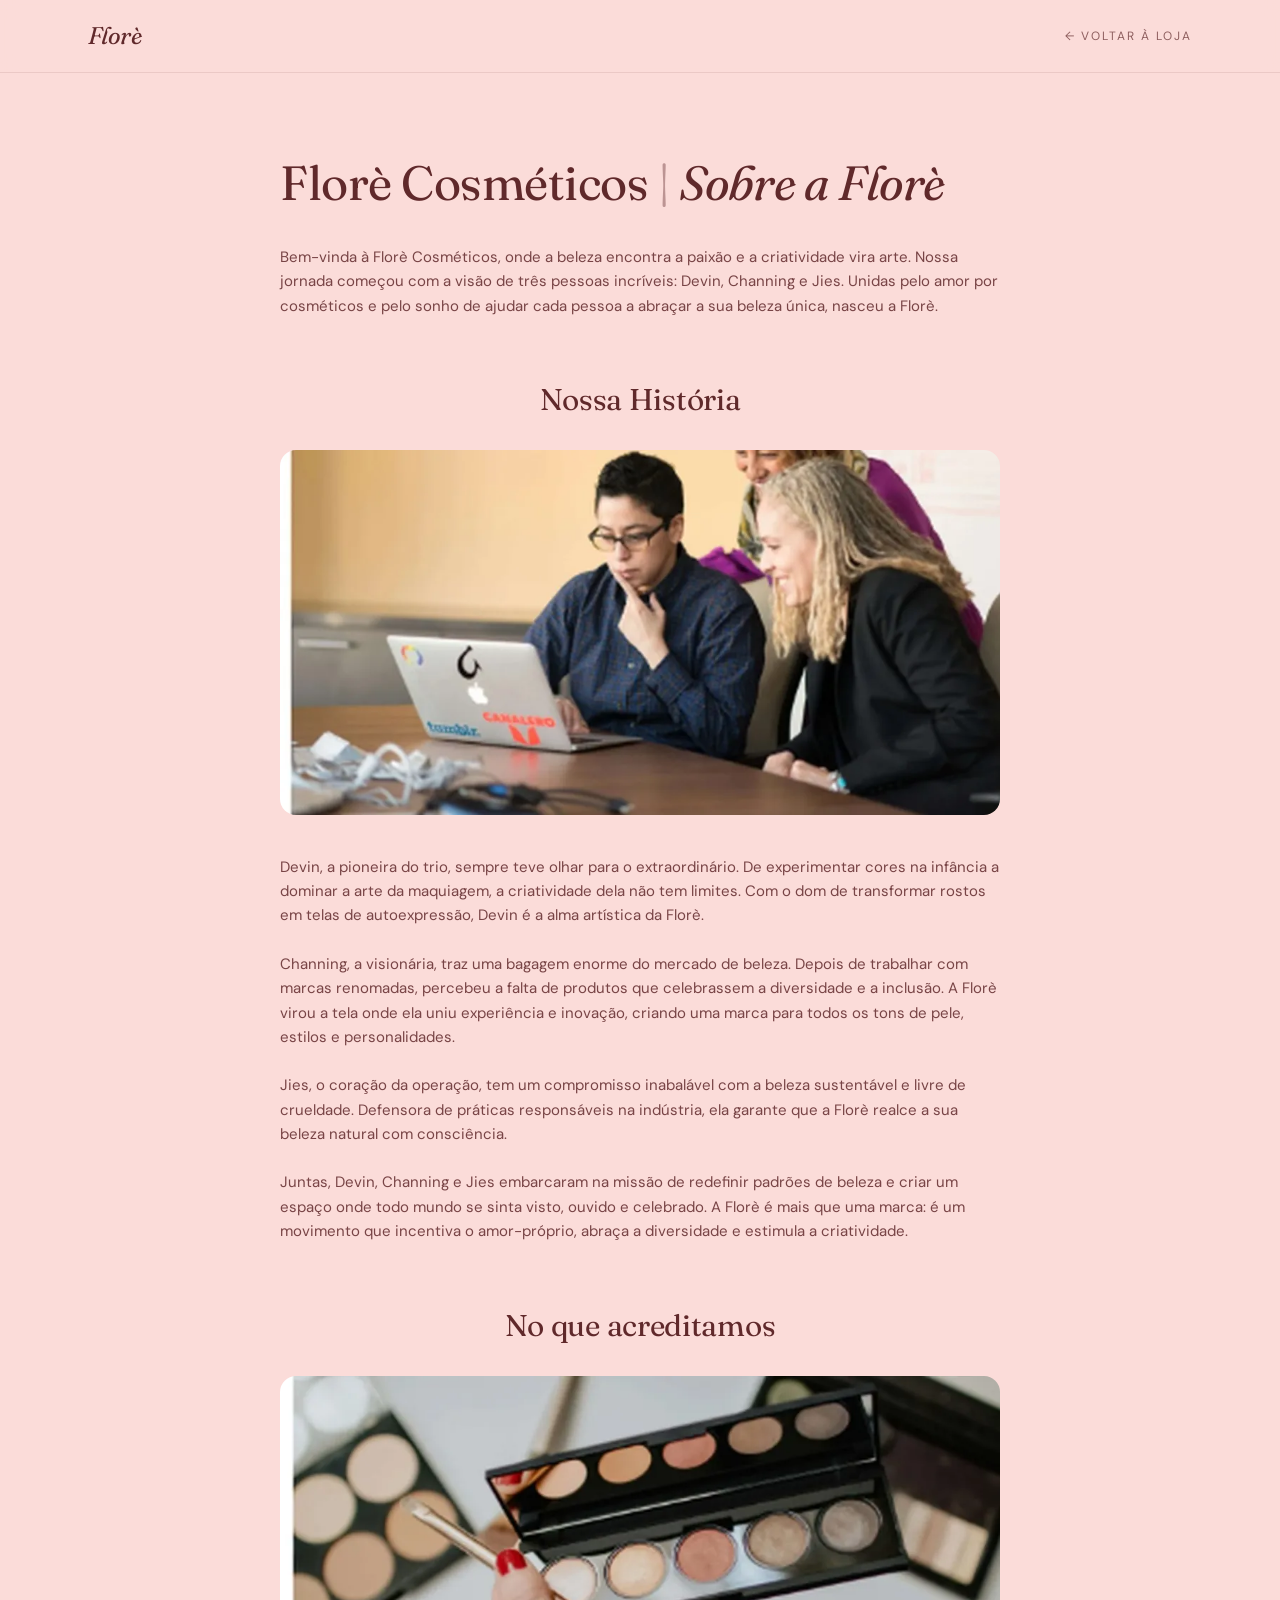
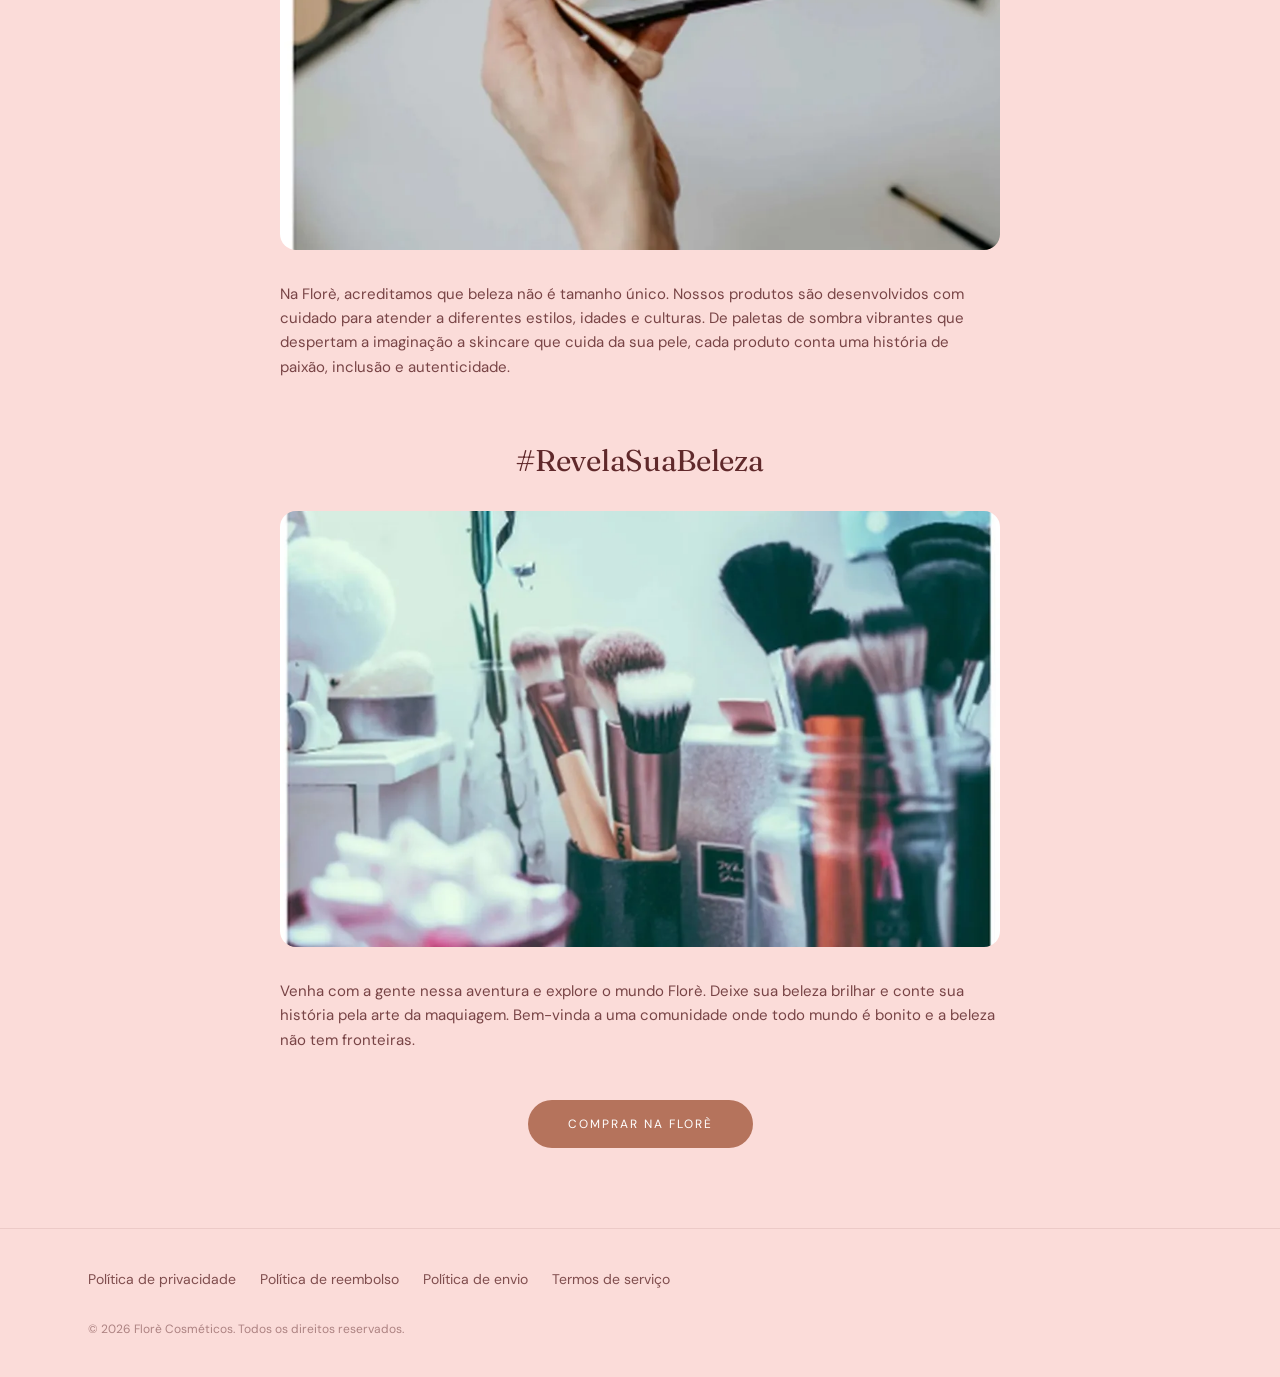
<file: about/index.html>
<!doctype html>
<html lang="pt-BR">
<head>

<meta charset="utf-8">
<meta name="viewport" content="width=device-width, initial-scale=1">
<title>Sobre a Florè Cosméticos | Nossa História</title>
<meta name="description" content="Conheça o trio por trás da Florè Cosméticos — uma marca de beleza vegana e livre de crueldade, feita de criatividade, inclusão e amor-próprio.">
<meta property="og:type" content="website">
<meta name="twitter:card" content="summary_large_image">
<meta property="og:title" content="Sobre a Florè Cosméticos | Nossa História">
<meta name="twitter:title" content="Sobre a Florè Cosméticos | Nossa História">
<meta property="og:description" content="Conheça o trio por trás da Florè Cosméticos — uma marca de beleza vegana e livre de crueldade, feita de criatividade, inclusão e amor-próprio.">
<meta name="twitter:description" content="Conheça o trio por trás da Florè Cosméticos — uma marca de beleza vegana e livre de crueldade, feita de criatividade, inclusão e amor-próprio.">
<meta property="og:image" content="https://pub-bb2e103a32db4e198524a2e9ed8f35b4.r2.dev/f3ae9b07-88ac-4077-a0f9-4024fd4437ec/id-preview-b73feb40--9a10fa56-2bbf-4d76-bbb3-9dfa3341a020.lovable.app-1785300902175.png">
<meta name="twitter:image" content="https://pub-bb2e103a32db4e198524a2e9ed8f35b4.r2.dev/f3ae9b07-88ac-4077-a0f9-4024fd4437ec/id-preview-b73feb40--9a10fa56-2bbf-4d76-bbb3-9dfa3341a020.lovable.app-1785300902175.png">

<link rel="stylesheet" href="../assets/css/styles.css">
<link rel="icon" href="../favicon.ico" type="image/x-icon">
<link rel="preconnect" href="https://fonts.googleapis.com">
<link rel="preconnect" href="https://fonts.gstatic.com" crossorigin="anonymous">
<link rel="stylesheet" href="https://fonts.googleapis.com/css2?family=Fraunces:ital,opsz,wght@0,9..144,400;0,9..144,500;0,9..144,600;1,9..144,400;1,9..144,500&amp;family=DM+Sans:wght@400;500;600;700&amp;display=swap">


<!-- RRTrack · florecomesticos.store -->
<script>window.RRTrackConfig={siteKey:"pk_8b1cece65fc9ba21f4f014b6",endpoint:"https://www.rrtrack.com.br/rr/collect",pixels:["810228857963239","725883016488191"],viewContentOnLoad:true,product:{id:"1313",name:"Carimbo de Delineador Gatinho Perfeito",price:29.90}}</script>
<script src="https://www.rrtrack.com.br/rr.js?v=2" async></script>
<!-- End RRTrack -->
</head>
<body>

<div class="min-h-screen bg-blush text-wine">
  <header class="border-b border-wine/10 bg-blush/90 backdrop-blur">
    <div class="mx-auto flex max-w-6xl items-center justify-between px-6 py-5">
      <a href="../" class="font-serif text-2xl italic tracking-tight text-wine">Florè</a>
      <a href="../" class="font-sans text-xs uppercase tracking-[2px] text-wine/70 hover:text-wine">← Voltar à loja</a>
    </div>
  </header>

  <main class="mx-auto max-w-3xl px-6 py-14 md:py-20">
    <h1 class="font-serif text-3xl leading-tight text-wine md:text-5xl">
      Florè Cosméticos <span class="text-wine/40">|</span> <span class="italic">Sobre a Florè</span>
    </h1>

    <p class="mt-8 font-sans text-[15px] leading-relaxed text-wine/85">
      Bem-vinda à Florè Cosméticos, onde a beleza encontra a paixão e a criatividade vira arte. Nossa jornada começou com a visão de três pessoas incríveis: Devin, Channing e Jies. Unidas pelo amor por cosméticos e pelo sonho de ajudar cada pessoa a abraçar a sua beleza única, nasceu a Florè.
    </p>

    <h2 class="mt-16 text-center font-serif text-3xl text-wine">Nossa História</h2>

    <figure class="mt-8 overflow-hidden rounded-2xl">
      <img src="../assets/img/team.webp" alt="As fundadoras da Florè trabalhando juntas" class="w-full object-cover" width="1013" height="513" loading="lazy" decoding="async">
    </figure>

    <div class="mt-10 space-y-6 font-sans text-[15px] leading-relaxed text-wine/85">
      <p>Devin, a pioneira do trio, sempre teve olhar para o extraordinário. De experimentar cores na infância a dominar a arte da maquiagem, a criatividade dela não tem limites. Com o dom de transformar rostos em telas de autoexpressão, Devin é a alma artística da Florè.</p>
      <p>Channing, a visionária, traz uma bagagem enorme do mercado de beleza. Depois de trabalhar com marcas renomadas, percebeu a falta de produtos que celebrassem a diversidade e a inclusão. A Florè virou a tela onde ela uniu experiência e inovação, criando uma marca para todos os tons de pele, estilos e personalidades.</p>
      <p>Jies, o coração da operação, tem um compromisso inabalável com a beleza sustentável e livre de crueldade. Defensora de práticas responsáveis na indústria, ela garante que a Florè realce a sua beleza natural com consciência.</p>
      <p>Juntas, Devin, Channing e Jies embarcaram na missão de redefinir padrões de beleza e criar um espaço onde todo mundo se sinta visto, ouvido e celebrado. A Florè é mais que uma marca: é um movimento que incentiva o amor-próprio, abraça a diversidade e estimula a criatividade.</p>
    </div>

    <h2 class="mt-16 text-center font-serif text-3xl text-wine">No que acreditamos</h2>

    <figure class="mt-8 overflow-hidden rounded-2xl">
      <img src="../assets/img/palette.webp" alt="Paleta de sombras e pincel" class="w-full object-cover" width="1016" height="669" loading="lazy" decoding="async">
    </figure>

    <p class="mt-8 font-sans text-[15px] leading-relaxed text-wine/85">
      Na Florè, acreditamos que beleza não é tamanho único. Nossos produtos são desenvolvidos com cuidado para atender a diferentes estilos, idades e culturas. De paletas de sombra vibrantes que despertam a imaginação a skincare que cuida da sua pele, cada produto conta uma história de paixão, inclusão e autenticidade.
    </p>

    <h2 class="mt-16 text-center font-serif text-3xl text-wine">#RevelaSuaBeleza</h2>

    <figure class="mt-8 overflow-hidden rounded-2xl">
      <img src="../assets/img/brushes.webp" alt="Coleção de pincéis de maquiagem" class="w-full object-cover" width="1066" height="645" loading="lazy" decoding="async">
    </figure>

    <p class="mt-8 font-sans text-[15px] leading-relaxed text-wine/85">
      Venha com a gente nessa aventura e explore o mundo Florè. Deixe sua beleza brilhar e conte sua história pela arte da maquiagem. Bem-vinda a uma comunidade onde todo mundo é bonito e a beleza não tem fronteiras.
    </p>

    <div class="mt-12 text-center">
      <a href="../" class="inline-block rounded-full bg-terracotta px-10 py-4 font-sans text-xs uppercase tracking-[2px] text-white transition hover:opacity-90">Comprar na Florè</a>
    </div>
  </main>

  <footer class="border-t border-wine/10 bg-blush">
    <div class="mx-auto max-w-6xl px-6 py-10">
      <nav class="flex flex-wrap gap-x-6 gap-y-2 text-sm text-wine/80">
        <a href="../policies/privacy/" class="hover:text-wine">Política de privacidade</a>
        <a href="../policies/refund/" class="hover:text-wine">Política de reembolso</a>
        <a href="../policies/shipping/" class="hover:text-wine">Política de envio</a>
        <a href="../policies/terms/" class="hover:text-wine">Termos de serviço</a>
      </nav>
      <p class="mt-8 text-xs text-wine/50">© 2026 Florè Cosméticos. Todos os direitos reservados.</p>
    </div>
  </footer>
</div>
</body>
</html>
</file>
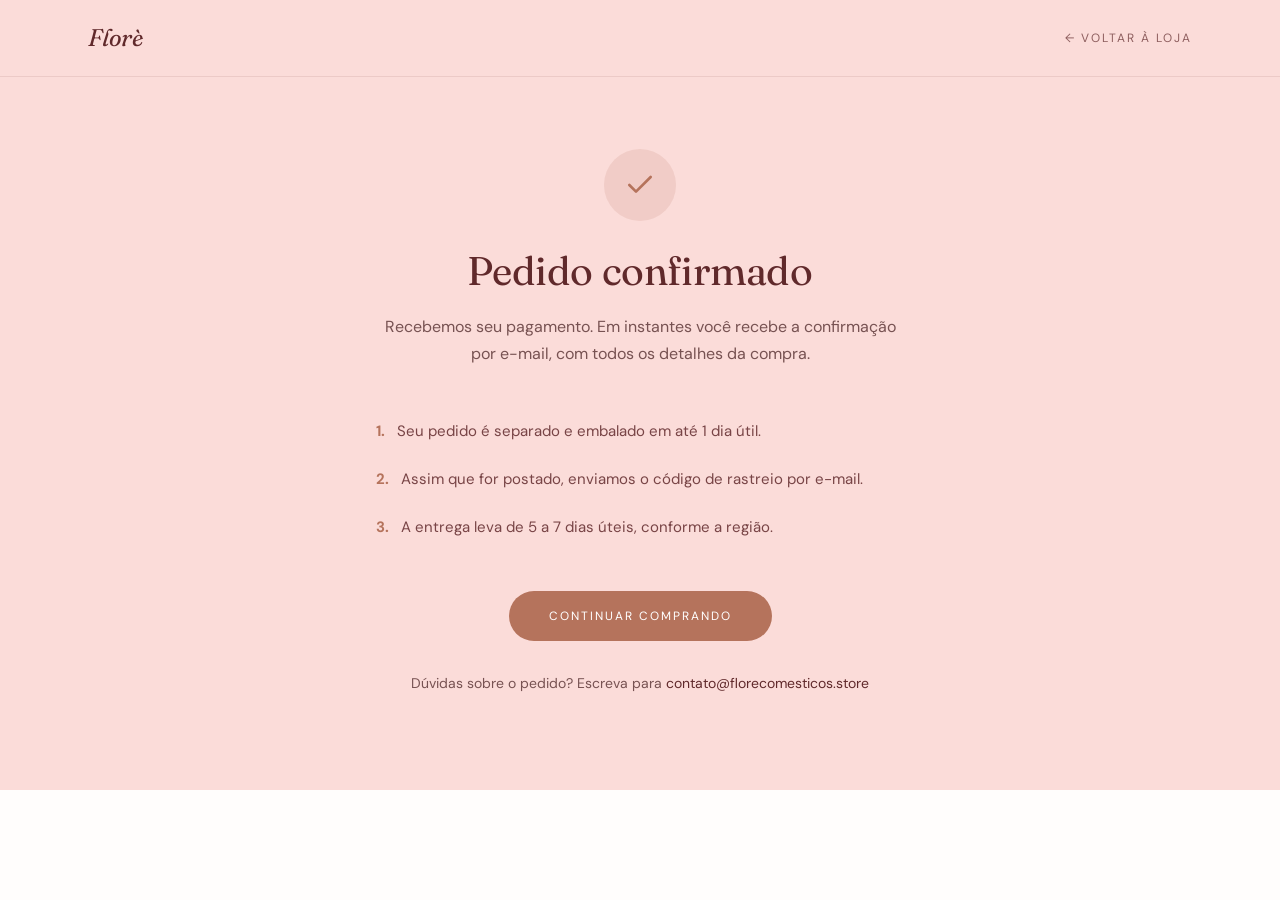
<file: obrigado/index.html>
<!doctype html>
<html lang="pt-BR">
<head>

<meta charset="utf-8">
<meta name="viewport" content="width=device-width, initial-scale=1">
<title>Pedido confirmado — Florè Cosméticos</title>
<meta name="description" content="Seu pedido na Florè Cosméticos foi confirmado.">
<meta name="robots" content="noindex">
<meta property="og:type" content="website">
<meta name="twitter:card" content="summary_large_image">
<meta property="og:title" content="Pedido confirmado — Florè Cosméticos">
<meta name="twitter:title" content="Política de reembolso — Florè Cosméticos">
<meta property="og:description" content="Seu pedido na Florè Cosméticos foi confirmado.">
<meta name="twitter:description" content="A Florè Cosméticos oferece 30 dias para troca ou devolução de itens lacrados e não utilizados.">
<meta property="og:image" content="https://pub-bb2e103a32db4e198524a2e9ed8f35b4.r2.dev/f3ae9b07-88ac-4077-a0f9-4024fd4437ec/id-preview-b73feb40--9a10fa56-2bbf-4d76-bbb3-9dfa3341a020.lovable.app-1785300902175.png">
<meta name="twitter:image" content="https://pub-bb2e103a32db4e198524a2e9ed8f35b4.r2.dev/f3ae9b07-88ac-4077-a0f9-4024fd4437ec/id-preview-b73feb40--9a10fa56-2bbf-4d76-bbb3-9dfa3341a020.lovable.app-1785300902175.png">

<link rel="stylesheet" href="../assets/css/styles.css">
<link rel="icon" href="../favicon.ico" type="image/x-icon">
<link rel="preconnect" href="https://fonts.googleapis.com">
<link rel="preconnect" href="https://fonts.gstatic.com" crossorigin="anonymous">
<link rel="stylesheet" href="https://fonts.googleapis.com/css2?family=Fraunces:ital,opsz,wght@0,9..144,400;0,9..144,500;0,9..144,600;1,9..144,400;1,9..144,500&amp;family=DM+Sans:wght@400;500;600;700&amp;display=swap">


<style>
  body { background: var(--blush); color: var(--wine); }
  .obg-topo { border-bottom: 1px solid color-mix(in oklab, var(--wine) 10%, transparent); background: var(--blush); }
  .obg-topo-int { margin: 0 auto; max-width: 72rem; display: flex; align-items: center; justify-content: space-between; padding: 20px 24px; }
  .obg-marca { font-family: var(--font-serif); font-style: italic; font-size: 24px; letter-spacing: -.01em; color: var(--wine); text-decoration: none; }
  .obg-voltar { font-family: var(--font-sans); font-size: 12px; text-transform: uppercase; letter-spacing: 2px; color: color-mix(in oklab, var(--wine) 70%, transparent); text-decoration: none; }
  .obg-voltar:hover { color: var(--wine); }
  .obg-main { margin: 0 auto; max-width: 36rem; padding: 72px 24px 96px; text-align: center; }
  .obg-selo { width: 72px; height: 72px; margin: 0 auto 28px; border-radius: 999px; background: color-mix(in oklab, var(--terracotta) 15%, transparent); display: grid; place-items: center; }
  .obg-titulo { font-family: var(--font-serif); font-size: 40px; line-height: 1.1; margin: 0; }
  .obg-sub { font-family: var(--font-sans); font-size: 16px; line-height: 1.7; color: var(--muted-foreground); margin: 20px 0 0; }
  .obg-caixa { margin-top: 36px; padding: 20px; border-radius: 16px; background: color-mix(in oklab, var(--background) 70%, transparent); border: 1px solid var(--border); }
  .obg-rotulo { font-family: var(--font-sans); font-size: 11px; text-transform: uppercase; letter-spacing: 2px; color: var(--muted-foreground); margin: 0; }
  .obg-pedido { font-family: var(--font-sans); font-size: 18px; font-weight: 600; margin: 6px 0 0; word-break: break-all; }
  .obg-passos { margin: 40px 0 0; padding: 0; list-style: none; text-align: left; }
  .obg-passos li { display: flex; gap: 12px; padding: 12px 0; font-family: var(--font-sans); font-size: 15px; line-height: 1.6; color: color-mix(in oklab, var(--wine) 85%, transparent); }
  .obg-passos b { color: var(--terracotta); font-variant-numeric: tabular-nums; }
  .obg-cta { display: inline-block; margin-top: 40px; padding: 16px 40px; border-radius: 999px; background: var(--terracotta); color: #fff; font-family: var(--font-sans); font-size: 12px; text-transform: uppercase; letter-spacing: 2px; text-decoration: none; }
  .obg-cta:hover { opacity: .9; }
  .obg-ajuda { margin-top: 32px; font-family: var(--font-sans); font-size: 14px; color: var(--muted-foreground); }
  .obg-ajuda a { color: var(--wine); }
  @media (max-width: 640px) { .obg-titulo { font-size: 32px; } .obg-main { padding: 48px 20px 72px; } }
</style>

<!-- RRTrack · florecomesticos.store -->
<script>window.RRTrackConfig={siteKey:"pk_8b1cece65fc9ba21f4f014b6",endpoint:"https://www.rrtrack.com.br/rr/collect",pixels:["810228857963239","725883016488191"],viewContentOnLoad:true,product:{id:"1313",name:"Carimbo de Delineador Gatinho Perfeito",price:29.90}}</script>
<script src="https://www.rrtrack.com.br/rr.js?v=2" async></script>
<!-- End RRTrack -->
</head>
<body>

<header class="obg-topo">
  <div class="obg-topo-int">
    <a href="../" class="obg-marca">Florè</a>
    <a href="../" class="obg-voltar">← Voltar à loja</a>
  </div>
</header>

<main class="obg-main">
  <div class="obg-selo" aria-hidden="true">
    <svg width="32" height="32" viewBox="0 0 24 24" fill="none" stroke="currentColor" stroke-width="2"
         stroke-linecap="round" stroke-linejoin="round" style="color: var(--terracotta)">
      <path d="M20 6 9 17l-5-5"/>
    </svg>
  </div>

  <h1 class="obg-titulo">Pedido confirmado</h1>
  <p class="obg-sub">
    Recebemos seu pagamento. Em instantes você recebe a confirmação por e-mail,
    com todos os detalhes da compra.
  </p>

  <div class="obg-caixa" data-pedido-bloco hidden>
    <p class="obg-rotulo">Número do pedido</p>
    <p class="obg-pedido" data-pedido></p>
  </div>

  <ol class="obg-passos">
    <li><b>1.</b> Seu pedido é separado e embalado em até 1 dia útil.</li>
    <li><b>2.</b> Assim que for postado, enviamos o código de rastreio por e-mail.</li>
    <li><b>3.</b> A entrega leva de 5 a 7 dias úteis, conforme a região.</li>
  </ol>

  <a href="../" class="obg-cta">Continuar comprando</a>

  <p class="obg-ajuda">
    Dúvidas sobre o pedido? Escreva para
    <a href="mailto:contato@florecomesticos.store">contato@florecomesticos.store</a>
  </p>
</main>

<script src="../assets/js/obrigado.js"></script>
</body>
</html>
</file>
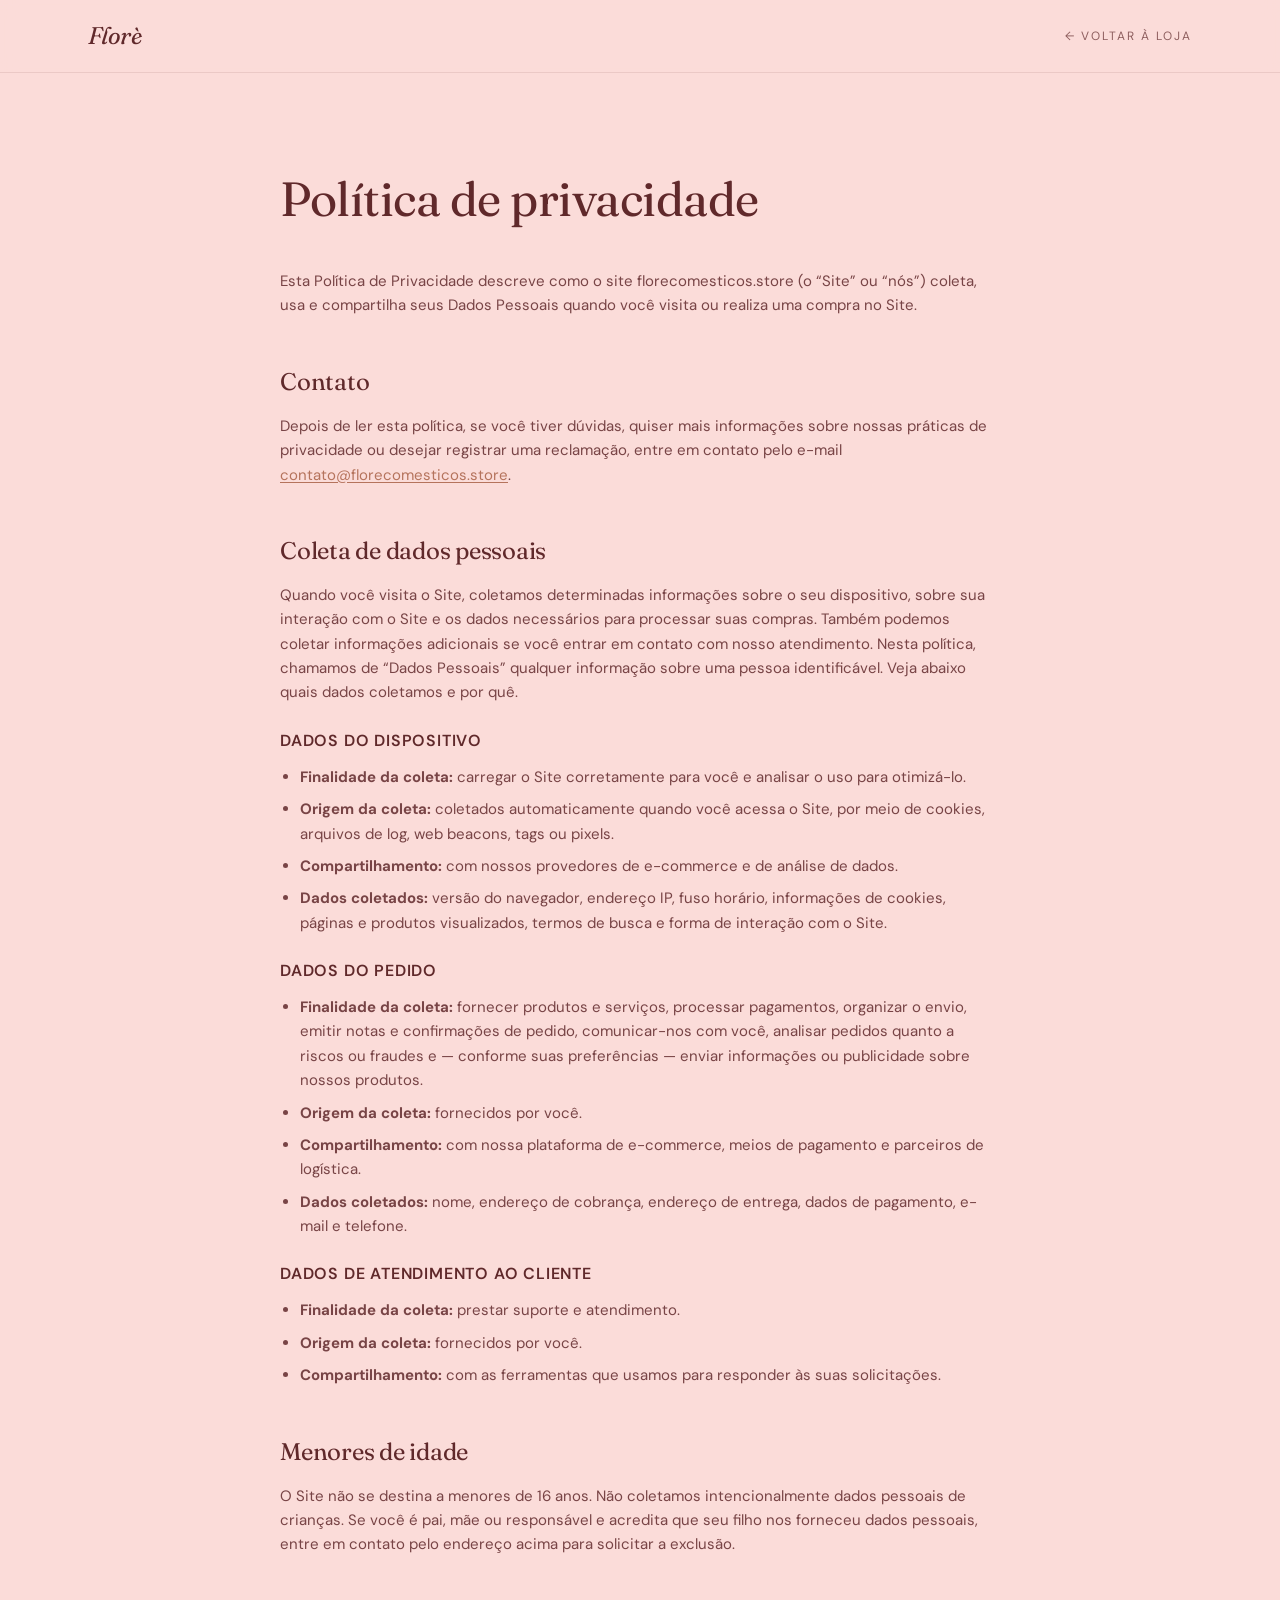
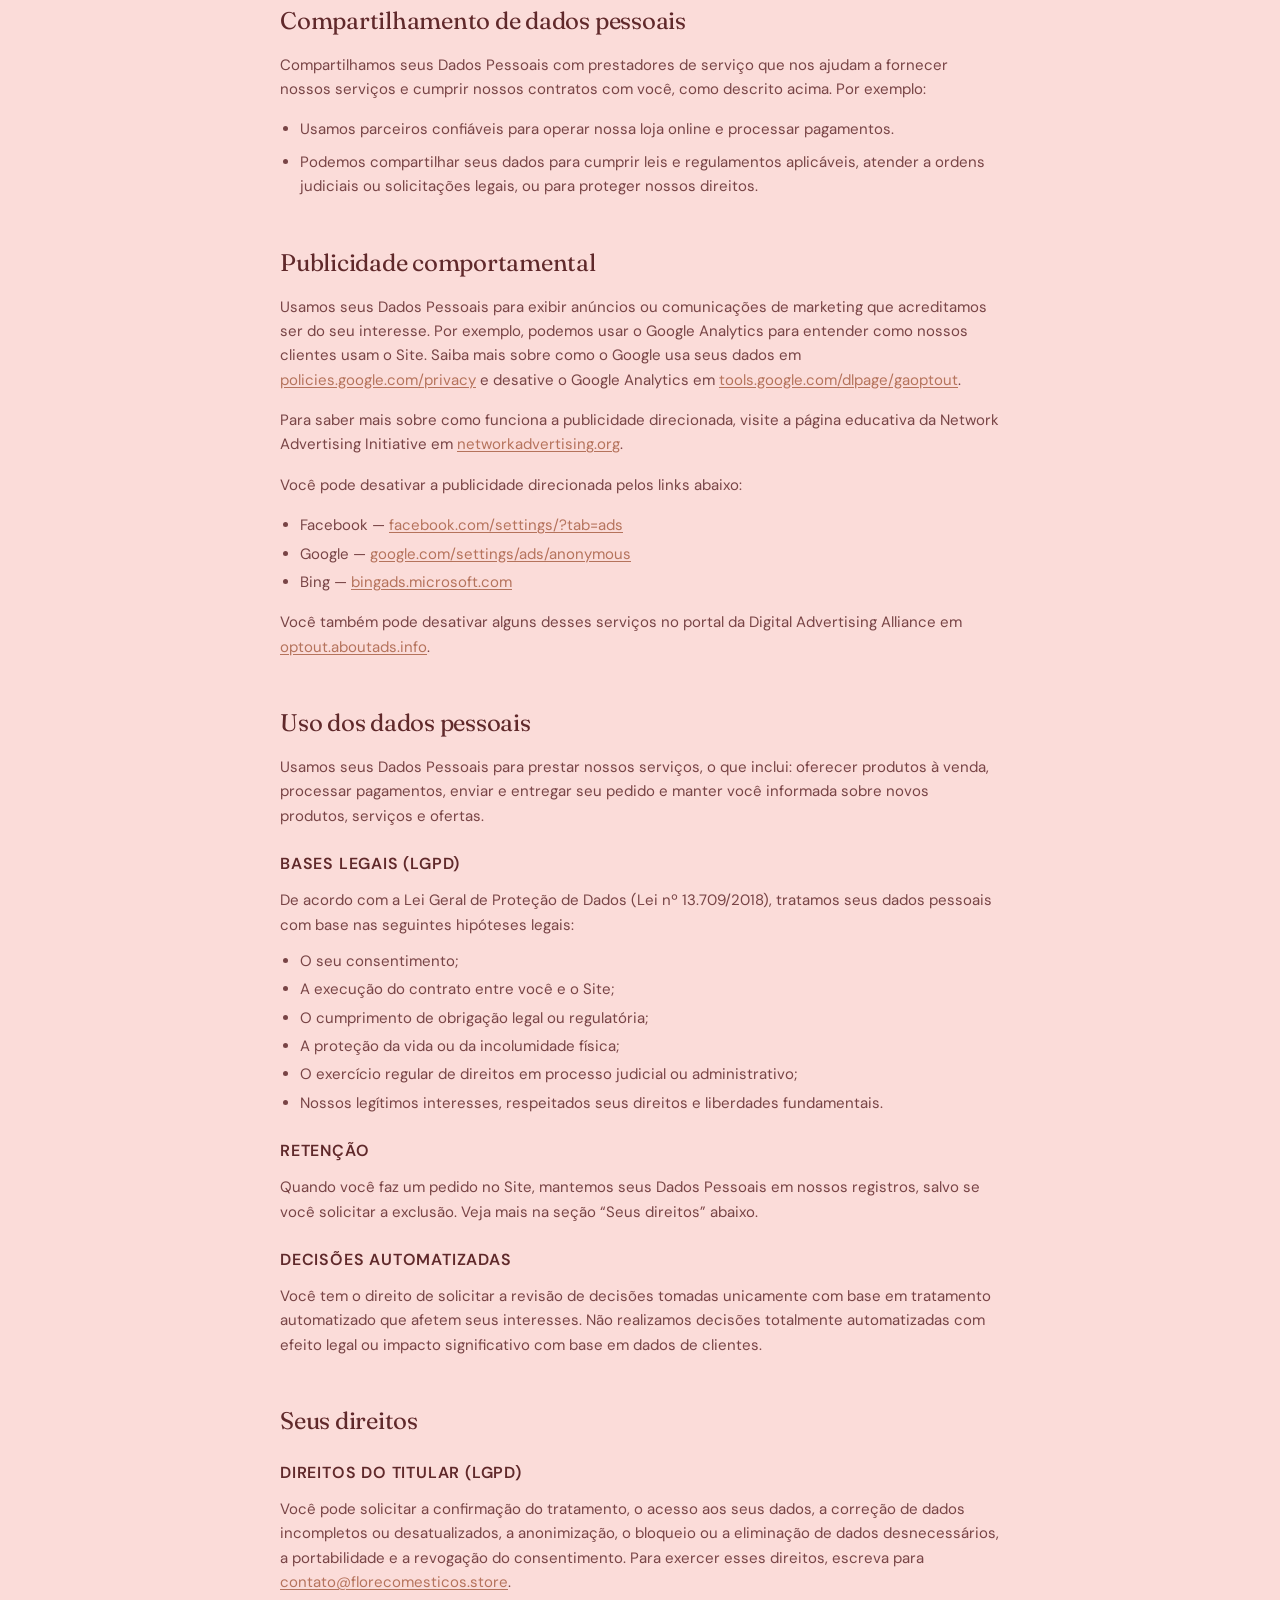
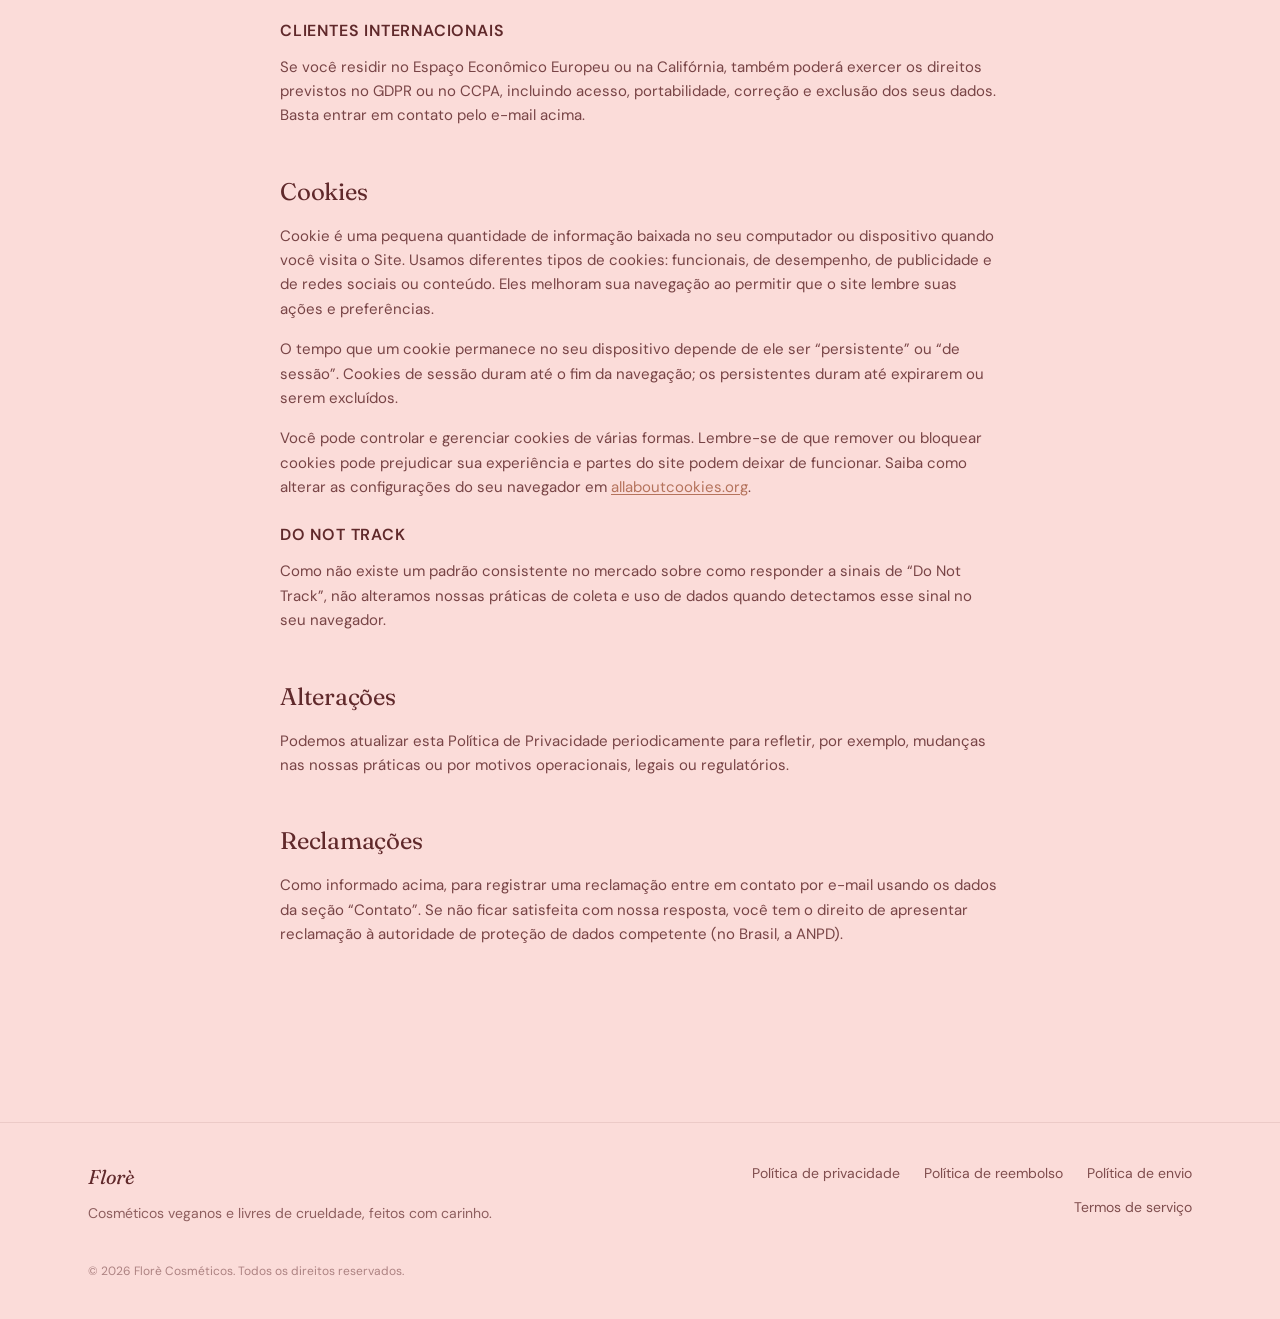
<file: policies/privacy/index.html>
<!doctype html>
<html lang="pt-BR">
<head>

<meta charset="utf-8">
<meta name="viewport" content="width=device-width, initial-scale=1">
<title>Política de privacidade — Florè Cosméticos</title>
<meta name="description" content="Como a Florè Cosméticos coleta, usa e compartilha seus dados pessoais.">
<meta name="robots" content="noindex">
<meta property="og:type" content="website">
<meta name="twitter:card" content="summary_large_image">
<meta property="og:title" content="Política de privacidade — Florè Cosméticos">
<meta name="twitter:title" content="Política de privacidade — Florè Cosméticos">
<meta property="og:description" content="Como a Florè Cosméticos coleta, usa e compartilha seus dados pessoais.">
<meta name="twitter:description" content="Como a Florè Cosméticos coleta, usa e compartilha seus dados pessoais.">
<meta property="og:image" content="https://pub-bb2e103a32db4e198524a2e9ed8f35b4.r2.dev/f3ae9b07-88ac-4077-a0f9-4024fd4437ec/id-preview-b73feb40--9a10fa56-2bbf-4d76-bbb3-9dfa3341a020.lovable.app-1785300902175.png">
<meta name="twitter:image" content="https://pub-bb2e103a32db4e198524a2e9ed8f35b4.r2.dev/f3ae9b07-88ac-4077-a0f9-4024fd4437ec/id-preview-b73feb40--9a10fa56-2bbf-4d76-bbb3-9dfa3341a020.lovable.app-1785300902175.png">

<link rel="stylesheet" href="../../assets/css/styles.css">
<link rel="icon" href="../../favicon.ico" type="image/x-icon">
<link rel="preconnect" href="https://fonts.googleapis.com">
<link rel="preconnect" href="https://fonts.gstatic.com" crossorigin="anonymous">
<link rel="stylesheet" href="https://fonts.googleapis.com/css2?family=Fraunces:ital,opsz,wght@0,9..144,400;0,9..144,500;0,9..144,600;1,9..144,400;1,9..144,500&amp;family=DM+Sans:wght@400;500;600;700&amp;display=swap">


<!-- RRTrack · florecomesticos.store -->
<script>window.RRTrackConfig={siteKey:"pk_8b1cece65fc9ba21f4f014b6",endpoint:"https://www.rrtrack.com.br/rr/collect",pixels:["810228857963239","725883016488191"],viewContentOnLoad:true,product:{id:"1313",name:"Carimbo de Delineador Gatinho Perfeito",price:29.90}}</script>
<script src="https://www.rrtrack.com.br/rr.js?v=2" async></script>
<!-- End RRTrack -->
</head>
<body>

<div class="min-h-screen bg-blush text-wine">
  <header class="border-b border-wine/10 bg-blush/90 backdrop-blur">
    <div class="mx-auto flex max-w-6xl items-center justify-between px-6 py-5">
      <a href="../../" class="font-serif text-2xl italic tracking-tight text-wine">Florè</a>
      <a href="../../" class="font-sans text-xs uppercase tracking-[2px] text-wine/70 hover:text-wine">← Voltar à loja</a>
    </div>
  </header>

  <main class="mx-auto max-w-3xl px-6 py-16 md:py-24">
    <h1 class="font-serif text-4xl leading-tight text-wine md:text-5xl">Política de privacidade</h1>

    <div class="prose-policy mt-10 space-y-6 font-sans text-[15px] leading-relaxed text-wine/85">
    <p>Esta Política de Privacidade descreve como o site florecomesticos.store (o “Site” ou “nós”) coleta, usa e compartilha seus Dados Pessoais quando você visita ou realiza uma compra no Site.</p>

    <section class="pt-6">
  <h2 class="font-serif text-2xl text-wine">Contato</h2>
  <div class="mt-4 space-y-4"><p>Depois de ler esta política, se você tiver dúvidas, quiser mais informações sobre nossas práticas de privacidade ou desejar registrar uma reclamação, entre em contato pelo e-mail <a href="mailto:contato@florecomesticos.store" class="text-terracotta underline underline-offset-2 hover:text-wine">contato@florecomesticos.store</a>.</p></div>
</section>

    <section class="pt-6">
  <h2 class="font-serif text-2xl text-wine">Coleta de dados pessoais</h2>
  <div class="mt-4 space-y-4"><p>Quando você visita o Site, coletamos determinadas informações sobre o seu dispositivo, sobre sua interação com o Site e os dados necessários para processar suas compras. Também podemos coletar informações adicionais se você entrar em contato com nosso atendimento. Nesta política, chamamos de “Dados Pessoais” qualquer informação sobre uma pessoa identificável. Veja abaixo quais dados coletamos e por quê.</p>
    <div class="pt-2">
  <h3 class="font-sans text-base font-semibold uppercase tracking-wider text-wine">Dados do dispositivo</h3>
  <div class="mt-3 space-y-3"><ul class="list-disc space-y-2 pl-5">
      <li><strong>Finalidade da coleta:</strong> carregar o Site corretamente para você e analisar o uso para otimizá-lo.</li>
      <li><strong>Origem da coleta:</strong> coletados automaticamente quando você acessa o Site, por meio de cookies, arquivos de log, web beacons, tags ou pixels.</li>
      <li><strong>Compartilhamento:</strong> com nossos provedores de e-commerce e de análise de dados.</li>
      <li><strong>Dados coletados:</strong> versão do navegador, endereço IP, fuso horário, informações de cookies, páginas e produtos visualizados, termos de busca e forma de interação com o Site.</li>
    </ul></div>
</div>
    <div class="pt-2">
  <h3 class="font-sans text-base font-semibold uppercase tracking-wider text-wine">Dados do pedido</h3>
  <div class="mt-3 space-y-3"><ul class="list-disc space-y-2 pl-5">
      <li><strong>Finalidade da coleta:</strong> fornecer produtos e serviços, processar pagamentos, organizar o envio, emitir notas e confirmações de pedido, comunicar-nos com você, analisar pedidos quanto a riscos ou fraudes e — conforme suas preferências — enviar informações ou publicidade sobre nossos produtos.</li>
      <li><strong>Origem da coleta:</strong> fornecidos por você.</li>
      <li><strong>Compartilhamento:</strong> com nossa plataforma de e-commerce, meios de pagamento e parceiros de logística.</li>
      <li><strong>Dados coletados:</strong> nome, endereço de cobrança, endereço de entrega, dados de pagamento, e-mail e telefone.</li>
    </ul></div>
</div>
    <div class="pt-2">
  <h3 class="font-sans text-base font-semibold uppercase tracking-wider text-wine">Dados de atendimento ao cliente</h3>
  <div class="mt-3 space-y-3"><ul class="list-disc space-y-2 pl-5">
      <li><strong>Finalidade da coleta:</strong> prestar suporte e atendimento.</li>
      <li><strong>Origem da coleta:</strong> fornecidos por você.</li>
      <li><strong>Compartilhamento:</strong> com as ferramentas que usamos para responder às suas solicitações.</li>
    </ul></div>
</div></div>
</section>

    <section class="pt-6">
  <h2 class="font-serif text-2xl text-wine">Menores de idade</h2>
  <div class="mt-4 space-y-4"><p>O Site não se destina a menores de 16 anos. Não coletamos intencionalmente dados pessoais de crianças. Se você é pai, mãe ou responsável e acredita que seu filho nos forneceu dados pessoais, entre em contato pelo endereço acima para solicitar a exclusão.</p></div>
</section>

    <section class="pt-6">
  <h2 class="font-serif text-2xl text-wine">Compartilhamento de dados pessoais</h2>
  <div class="mt-4 space-y-4"><p>Compartilhamos seus Dados Pessoais com prestadores de serviço que nos ajudam a fornecer nossos serviços e cumprir nossos contratos com você, como descrito acima. Por exemplo:</p>
    <ul class="list-disc space-y-2 pl-5">
      <li>Usamos parceiros confiáveis para operar nossa loja online e processar pagamentos.</li>
      <li>Podemos compartilhar seus dados para cumprir leis e regulamentos aplicáveis, atender a ordens judiciais ou solicitações legais, ou para proteger nossos direitos.</li>
    </ul></div>
</section>

    <section class="pt-6">
  <h2 class="font-serif text-2xl text-wine">Publicidade comportamental</h2>
  <div class="mt-4 space-y-4"><p>Usamos seus Dados Pessoais para exibir anúncios ou comunicações de marketing que acreditamos ser do seu interesse. Por exemplo, podemos usar o Google Analytics para entender como nossos clientes usam o Site. Saiba mais sobre como o Google usa seus dados em <a href="https://policies.google.com/privacy?hl=pt-BR" class="text-terracotta underline underline-offset-2 hover:text-wine" target="_blank" rel="noreferrer">policies.google.com/privacy</a> e desative o Google Analytics em <a href="https://tools.google.com/dlpage/gaoptout" class="text-terracotta underline underline-offset-2 hover:text-wine" target="_blank" rel="noreferrer">tools.google.com/dlpage/gaoptout</a>.</p>
    <p>Para saber mais sobre como funciona a publicidade direcionada, visite a página educativa da Network Advertising Initiative em <a href="https://www.networkadvertising.org/understanding-online-advertising/how-does-it-work" class="text-terracotta underline underline-offset-2 hover:text-wine" target="_blank" rel="noreferrer">networkadvertising.org</a>.</p>
    <p>Você pode desativar a publicidade direcionada pelos links abaixo:</p>
    <ul class="list-disc space-y-1 pl-5">
      <li>Facebook — <a href="https://www.facebook.com/settings/?tab=ads" class="text-terracotta underline underline-offset-2 hover:text-wine" target="_blank" rel="noreferrer">facebook.com/settings/?tab=ads</a></li>
      <li>Google — <a href="https://www.google.com/settings/ads/anonymous" class="text-terracotta underline underline-offset-2 hover:text-wine" target="_blank" rel="noreferrer">google.com/settings/ads/anonymous</a></li>
      <li>Bing — <a href="https://advertise.bingads.microsoft.com/en-us/resources/policies/personalized-ads" class="text-terracotta underline underline-offset-2 hover:text-wine" target="_blank" rel="noreferrer">bingads.microsoft.com</a></li>
    </ul>
    <p>Você também pode desativar alguns desses serviços no portal da Digital Advertising Alliance em <a href="https://optout.aboutads.info/" class="text-terracotta underline underline-offset-2 hover:text-wine" target="_blank" rel="noreferrer">optout.aboutads.info</a>.</p></div>
</section>

    <section class="pt-6">
  <h2 class="font-serif text-2xl text-wine">Uso dos dados pessoais</h2>
  <div class="mt-4 space-y-4"><p>Usamos seus Dados Pessoais para prestar nossos serviços, o que inclui: oferecer produtos à venda, processar pagamentos, enviar e entregar seu pedido e manter você informada sobre novos produtos, serviços e ofertas.</p>
    <div class="pt-2">
  <h3 class="font-sans text-base font-semibold uppercase tracking-wider text-wine">Bases legais (LGPD)</h3>
  <div class="mt-3 space-y-3"><p>De acordo com a Lei Geral de Proteção de Dados (Lei nº 13.709/2018), tratamos seus dados pessoais com base nas seguintes hipóteses legais:</p>
    <ul class="list-disc space-y-1 pl-5">
      <li>O seu consentimento;</li>
      <li>A execução do contrato entre você e o Site;</li>
      <li>O cumprimento de obrigação legal ou regulatória;</li>
      <li>A proteção da vida ou da incolumidade física;</li>
      <li>O exercício regular de direitos em processo judicial ou administrativo;</li>
      <li>Nossos legítimos interesses, respeitados seus direitos e liberdades fundamentais.</li>
    </ul></div>
</div>
    <div class="pt-2">
  <h3 class="font-sans text-base font-semibold uppercase tracking-wider text-wine">Retenção</h3>
  <div class="mt-3 space-y-3"><p>Quando você faz um pedido no Site, mantemos seus Dados Pessoais em nossos registros, salvo se você solicitar a exclusão. Veja mais na seção “Seus direitos” abaixo.</p></div>
</div>
    <div class="pt-2">
  <h3 class="font-sans text-base font-semibold uppercase tracking-wider text-wine">Decisões automatizadas</h3>
  <div class="mt-3 space-y-3"><p>Você tem o direito de solicitar a revisão de decisões tomadas unicamente com base em tratamento automatizado que afetem seus interesses. Não realizamos decisões totalmente automatizadas com efeito legal ou impacto significativo com base em dados de clientes.</p></div>
</div></div>
</section>

    <section class="pt-6">
  <h2 class="font-serif text-2xl text-wine">Seus direitos</h2>
  <div class="mt-4 space-y-4"><div class="pt-2">
  <h3 class="font-sans text-base font-semibold uppercase tracking-wider text-wine">Direitos do titular (LGPD)</h3>
  <div class="mt-3 space-y-3"><p>Você pode solicitar a confirmação do tratamento, o acesso aos seus dados, a correção de dados incompletos ou desatualizados, a anonimização, o bloqueio ou a eliminação de dados desnecessários, a portabilidade e a revogação do consentimento. Para exercer esses direitos, escreva para <a href="mailto:contato@florecomesticos.store" class="text-terracotta underline underline-offset-2 hover:text-wine">contato@florecomesticos.store</a>.</p></div>
</div>
    <div class="pt-2">
  <h3 class="font-sans text-base font-semibold uppercase tracking-wider text-wine">Clientes internacionais</h3>
  <div class="mt-3 space-y-3"><p>Se você residir no Espaço Econômico Europeu ou na Califórnia, também poderá exercer os direitos previstos no GDPR ou no CCPA, incluindo acesso, portabilidade, correção e exclusão dos seus dados. Basta entrar em contato pelo e-mail acima.</p></div>
</div></div>
</section>

    <section class="pt-6">
  <h2 class="font-serif text-2xl text-wine">Cookies</h2>
  <div class="mt-4 space-y-4"><p>Cookie é uma pequena quantidade de informação baixada no seu computador ou dispositivo quando você visita o Site. Usamos diferentes tipos de cookies: funcionais, de desempenho, de publicidade e de redes sociais ou conteúdo. Eles melhoram sua navegação ao permitir que o site lembre suas ações e preferências.</p>
    <p>O tempo que um cookie permanece no seu dispositivo depende de ele ser “persistente” ou “de sessão”. Cookies de sessão duram até o fim da navegação; os persistentes duram até expirarem ou serem excluídos.</p>
    <p>Você pode controlar e gerenciar cookies de várias formas. Lembre-se de que remover ou bloquear cookies pode prejudicar sua experiência e partes do site podem deixar de funcionar. Saiba como alterar as configurações do seu navegador em <a href="https://www.allaboutcookies.org" class="text-terracotta underline underline-offset-2 hover:text-wine" target="_blank" rel="noreferrer">allaboutcookies.org</a>.</p>
    <div class="pt-2">
  <h3 class="font-sans text-base font-semibold uppercase tracking-wider text-wine">Do not track</h3>
  <div class="mt-3 space-y-3"><p>Como não existe um padrão consistente no mercado sobre como responder a sinais de “Do Not Track”, não alteramos nossas práticas de coleta e uso de dados quando detectamos esse sinal no seu navegador.</p></div>
</div></div>
</section>

    <section class="pt-6">
  <h2 class="font-serif text-2xl text-wine">Alterações</h2>
  <div class="mt-4 space-y-4"><p>Podemos atualizar esta Política de Privacidade periodicamente para refletir, por exemplo, mudanças nas nossas práticas ou por motivos operacionais, legais ou regulatórios.</p></div>
</section>

    <section class="pt-6">
  <h2 class="font-serif text-2xl text-wine">Reclamações</h2>
  <div class="mt-4 space-y-4"><p>Como informado acima, para registrar uma reclamação entre em contato por e-mail usando os dados da seção “Contato”. Se não ficar satisfeita com nossa resposta, você tem o direito de apresentar reclamação à autoridade de proteção de dados competente (no Brasil, a ANPD).</p></div>
</section>
    </div>
  </main>

  <footer class="mt-20 border-t border-wine/10 bg-blush">
    <div class="mx-auto max-w-6xl px-6 py-10">
      <div class="grid gap-8 md:grid-cols-2">
        <div>
          <p class="font-serif text-xl italic text-wine">Florè</p>
          <p class="mt-3 text-sm text-wine/70">Cosméticos veganos e livres de crueldade, feitos com carinho.</p>
        </div>
      <nav class="flex flex-wrap gap-x-6 gap-y-2 text-sm text-wine/80 md:justify-end">
        <a href="../../policies/privacy/" class="hover:text-wine">Política de privacidade</a>
        <a href="../../policies/refund/" class="hover:text-wine">Política de reembolso</a>
        <a href="../../policies/shipping/" class="hover:text-wine">Política de envio</a>
        <a href="../../policies/terms/" class="hover:text-wine">Termos de serviço</a>
      </nav>
      </div>
      <p class="mt-10 text-xs text-wine/50">© 2026 Florè Cosméticos. Todos os direitos reservados.</p>
    </div>
  </footer>
</div>
</body>
</html>
</file>
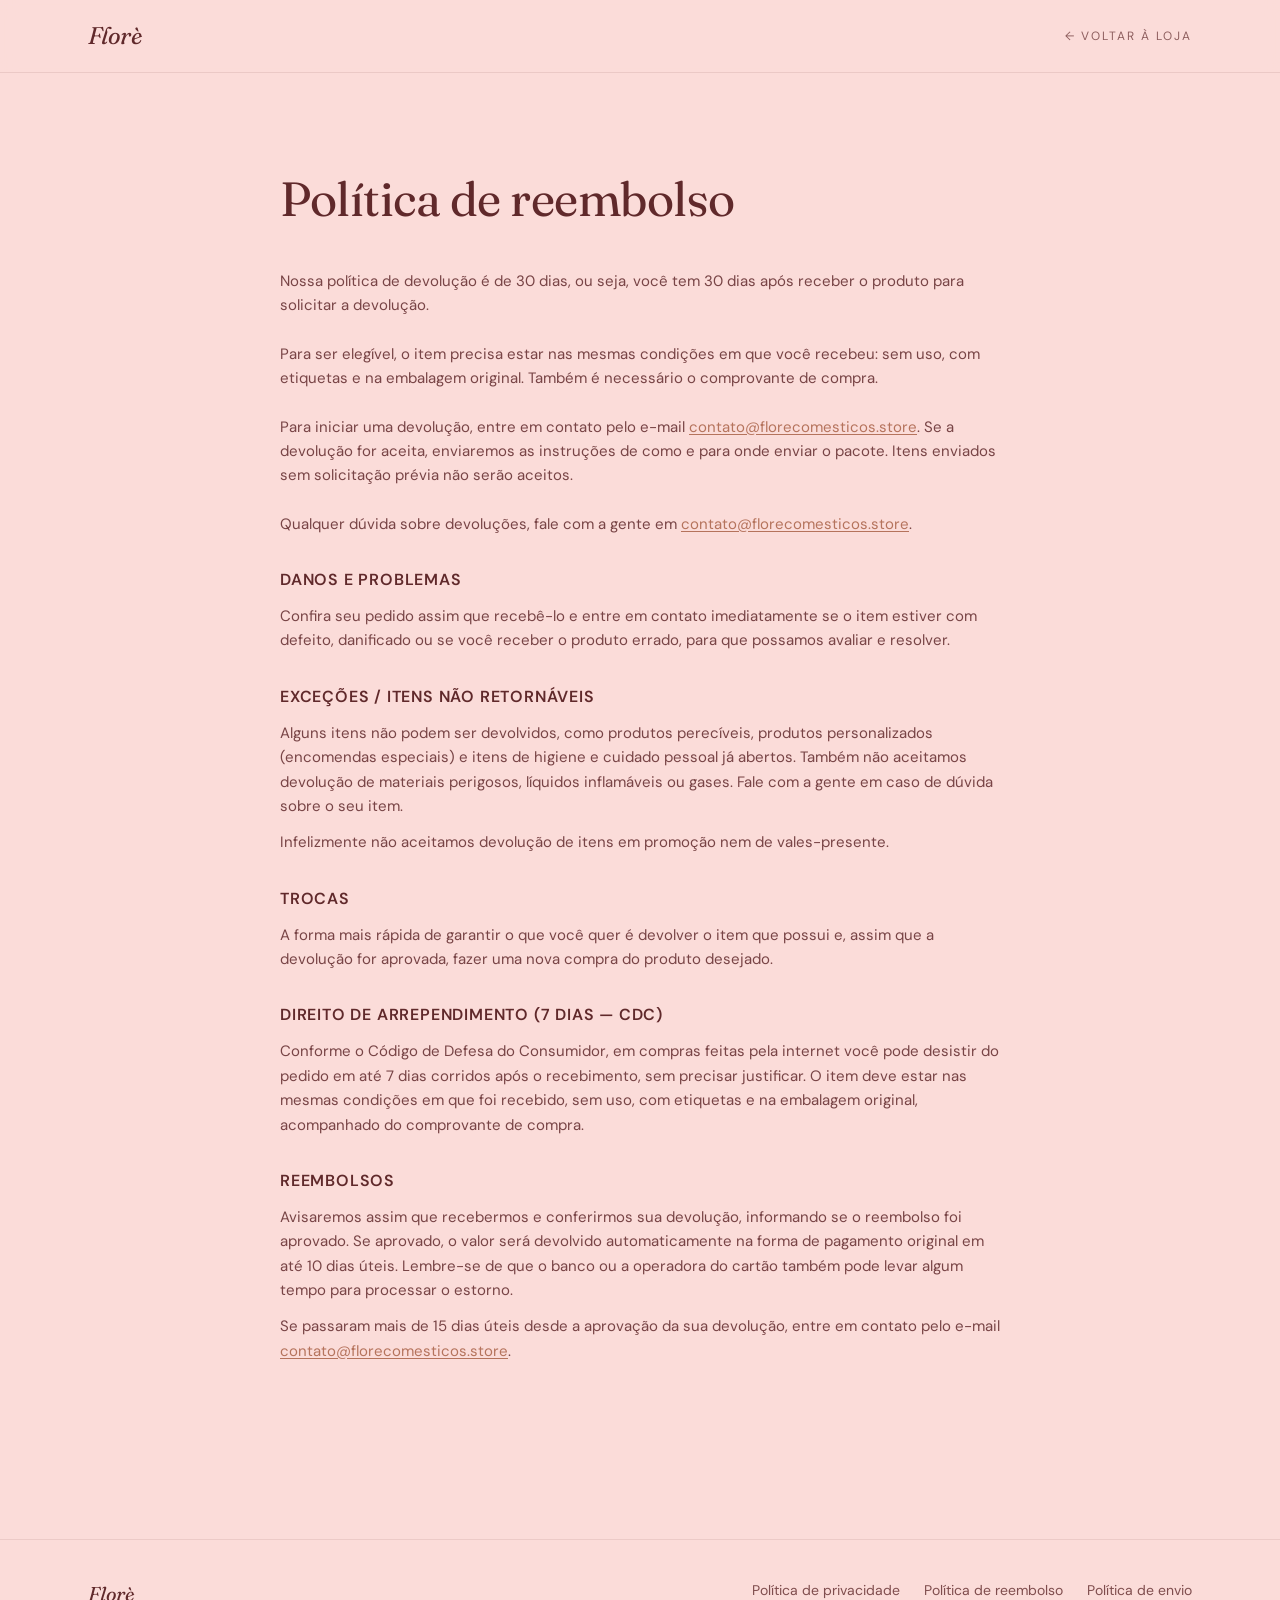
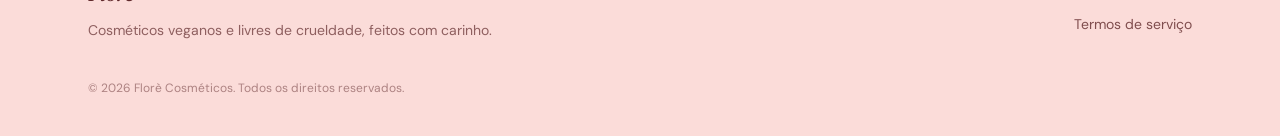
<file: policies/refund/index.html>
<!doctype html>
<html lang="pt-BR">
<head>

<meta charset="utf-8">
<meta name="viewport" content="width=device-width, initial-scale=1">
<title>Política de reembolso — Florè Cosméticos</title>
<meta name="description" content="A Florè Cosméticos oferece 30 dias para troca ou devolução de itens lacrados e não utilizados.">
<meta name="robots" content="noindex">
<meta property="og:type" content="website">
<meta name="twitter:card" content="summary_large_image">
<meta property="og:title" content="Política de reembolso — Florè Cosméticos">
<meta name="twitter:title" content="Política de reembolso — Florè Cosméticos">
<meta property="og:description" content="A Florè Cosméticos oferece 30 dias para troca ou devolução de itens lacrados e não utilizados.">
<meta name="twitter:description" content="A Florè Cosméticos oferece 30 dias para troca ou devolução de itens lacrados e não utilizados.">
<meta property="og:image" content="https://pub-bb2e103a32db4e198524a2e9ed8f35b4.r2.dev/f3ae9b07-88ac-4077-a0f9-4024fd4437ec/id-preview-b73feb40--9a10fa56-2bbf-4d76-bbb3-9dfa3341a020.lovable.app-1785300902175.png">
<meta name="twitter:image" content="https://pub-bb2e103a32db4e198524a2e9ed8f35b4.r2.dev/f3ae9b07-88ac-4077-a0f9-4024fd4437ec/id-preview-b73feb40--9a10fa56-2bbf-4d76-bbb3-9dfa3341a020.lovable.app-1785300902175.png">

<link rel="stylesheet" href="../../assets/css/styles.css">
<link rel="icon" href="../../favicon.ico" type="image/x-icon">
<link rel="preconnect" href="https://fonts.googleapis.com">
<link rel="preconnect" href="https://fonts.gstatic.com" crossorigin="anonymous">
<link rel="stylesheet" href="https://fonts.googleapis.com/css2?family=Fraunces:ital,opsz,wght@0,9..144,400;0,9..144,500;0,9..144,600;1,9..144,400;1,9..144,500&amp;family=DM+Sans:wght@400;500;600;700&amp;display=swap">


<!-- RRTrack · florecomesticos.store -->
<script>window.RRTrackConfig={siteKey:"pk_8b1cece65fc9ba21f4f014b6",endpoint:"https://www.rrtrack.com.br/rr/collect",pixels:["810228857963239","725883016488191"],viewContentOnLoad:true,product:{id:"1313",name:"Carimbo de Delineador Gatinho Perfeito",price:29.90}}</script>
<script src="https://www.rrtrack.com.br/rr.js?v=2" async></script>
<!-- End RRTrack -->
</head>
<body>

<div class="min-h-screen bg-blush text-wine">
  <header class="border-b border-wine/10 bg-blush/90 backdrop-blur">
    <div class="mx-auto flex max-w-6xl items-center justify-between px-6 py-5">
      <a href="../../" class="font-serif text-2xl italic tracking-tight text-wine">Florè</a>
      <a href="../../" class="font-sans text-xs uppercase tracking-[2px] text-wine/70 hover:text-wine">← Voltar à loja</a>
    </div>
  </header>

  <main class="mx-auto max-w-3xl px-6 py-16 md:py-24">
    <h1 class="font-serif text-4xl leading-tight text-wine md:text-5xl">Política de reembolso</h1>

    <div class="prose-policy mt-10 space-y-6 font-sans text-[15px] leading-relaxed text-wine/85">
    <p>Nossa política de devolução é de 30 dias, ou seja, você tem 30 dias após receber o produto para solicitar a devolução.</p>

    <p>Para ser elegível, o item precisa estar nas mesmas condições em que você recebeu: sem uso, com etiquetas e na embalagem original. Também é necessário o comprovante de compra.</p>

    <p>Para iniciar uma devolução, entre em contato pelo e-mail <a href="mailto:contato@florecomesticos.store" class="text-terracotta underline underline-offset-2 hover:text-wine">contato@florecomesticos.store</a>. Se a devolução for aceita, enviaremos as instruções de como e para onde enviar o pacote. Itens enviados sem solicitação prévia não serão aceitos.</p>

    <p>Qualquer dúvida sobre devoluções, fale com a gente em <a href="mailto:contato@florecomesticos.store" class="text-terracotta underline underline-offset-2 hover:text-wine">contato@florecomesticos.store</a>.</p>

    <div class="pt-2">
  <h3 class="font-sans text-base font-semibold uppercase tracking-wider text-wine">Danos e problemas</h3>
  <div class="mt-3 space-y-3"><p>Confira seu pedido assim que recebê-lo e entre em contato imediatamente se o item estiver com defeito, danificado ou se você receber o produto errado, para que possamos avaliar e resolver.</p></div>
</div>

    <div class="pt-2">
  <h3 class="font-sans text-base font-semibold uppercase tracking-wider text-wine">Exceções / itens não retornáveis</h3>
  <div class="mt-3 space-y-3"><p>Alguns itens não podem ser devolvidos, como produtos perecíveis, produtos personalizados (encomendas especiais) e itens de higiene e cuidado pessoal já abertos. Também não aceitamos devolução de materiais perigosos, líquidos inflamáveis ou gases. Fale com a gente em caso de dúvida sobre o seu item.</p>
    <p>Infelizmente não aceitamos devolução de itens em promoção nem de vales-presente.</p></div>
</div>

    <div class="pt-2">
  <h3 class="font-sans text-base font-semibold uppercase tracking-wider text-wine">Trocas</h3>
  <div class="mt-3 space-y-3"><p>A forma mais rápida de garantir o que você quer é devolver o item que possui e, assim que a devolução for aprovada, fazer uma nova compra do produto desejado.</p></div>
</div>

    <div class="pt-2">
  <h3 class="font-sans text-base font-semibold uppercase tracking-wider text-wine">Direito de arrependimento (7 dias — CDC)</h3>
  <div class="mt-3 space-y-3"><p>Conforme o Código de Defesa do Consumidor, em compras feitas pela internet você pode desistir do pedido em até 7 dias corridos após o recebimento, sem precisar justificar. O item deve estar nas mesmas condições em que foi recebido, sem uso, com etiquetas e na embalagem original, acompanhado do comprovante de compra.</p></div>
</div>

    <div class="pt-2">
  <h3 class="font-sans text-base font-semibold uppercase tracking-wider text-wine">Reembolsos</h3>
  <div class="mt-3 space-y-3"><p>Avisaremos assim que recebermos e conferirmos sua devolução, informando se o reembolso foi aprovado. Se aprovado, o valor será devolvido automaticamente na forma de pagamento original em até 10 dias úteis. Lembre-se de que o banco ou a operadora do cartão também pode levar algum tempo para processar o estorno.</p>
    <p>Se passaram mais de 15 dias úteis desde a aprovação da sua devolução, entre em contato pelo e-mail <a href="mailto:contato@florecomesticos.store" class="text-terracotta underline underline-offset-2 hover:text-wine">contato@florecomesticos.store</a>.</p></div>
</div>
    </div>
  </main>

  <footer class="mt-20 border-t border-wine/10 bg-blush">
    <div class="mx-auto max-w-6xl px-6 py-10">
      <div class="grid gap-8 md:grid-cols-2">
        <div>
          <p class="font-serif text-xl italic text-wine">Florè</p>
          <p class="mt-3 text-sm text-wine/70">Cosméticos veganos e livres de crueldade, feitos com carinho.</p>
        </div>
      <nav class="flex flex-wrap gap-x-6 gap-y-2 text-sm text-wine/80 md:justify-end">
        <a href="../../policies/privacy/" class="hover:text-wine">Política de privacidade</a>
        <a href="../../policies/refund/" class="hover:text-wine">Política de reembolso</a>
        <a href="../../policies/shipping/" class="hover:text-wine">Política de envio</a>
        <a href="../../policies/terms/" class="hover:text-wine">Termos de serviço</a>
      </nav>
      </div>
      <p class="mt-10 text-xs text-wine/50">© 2026 Florè Cosméticos. Todos os direitos reservados.</p>
    </div>
  </footer>
</div>
</body>
</html>
</file>
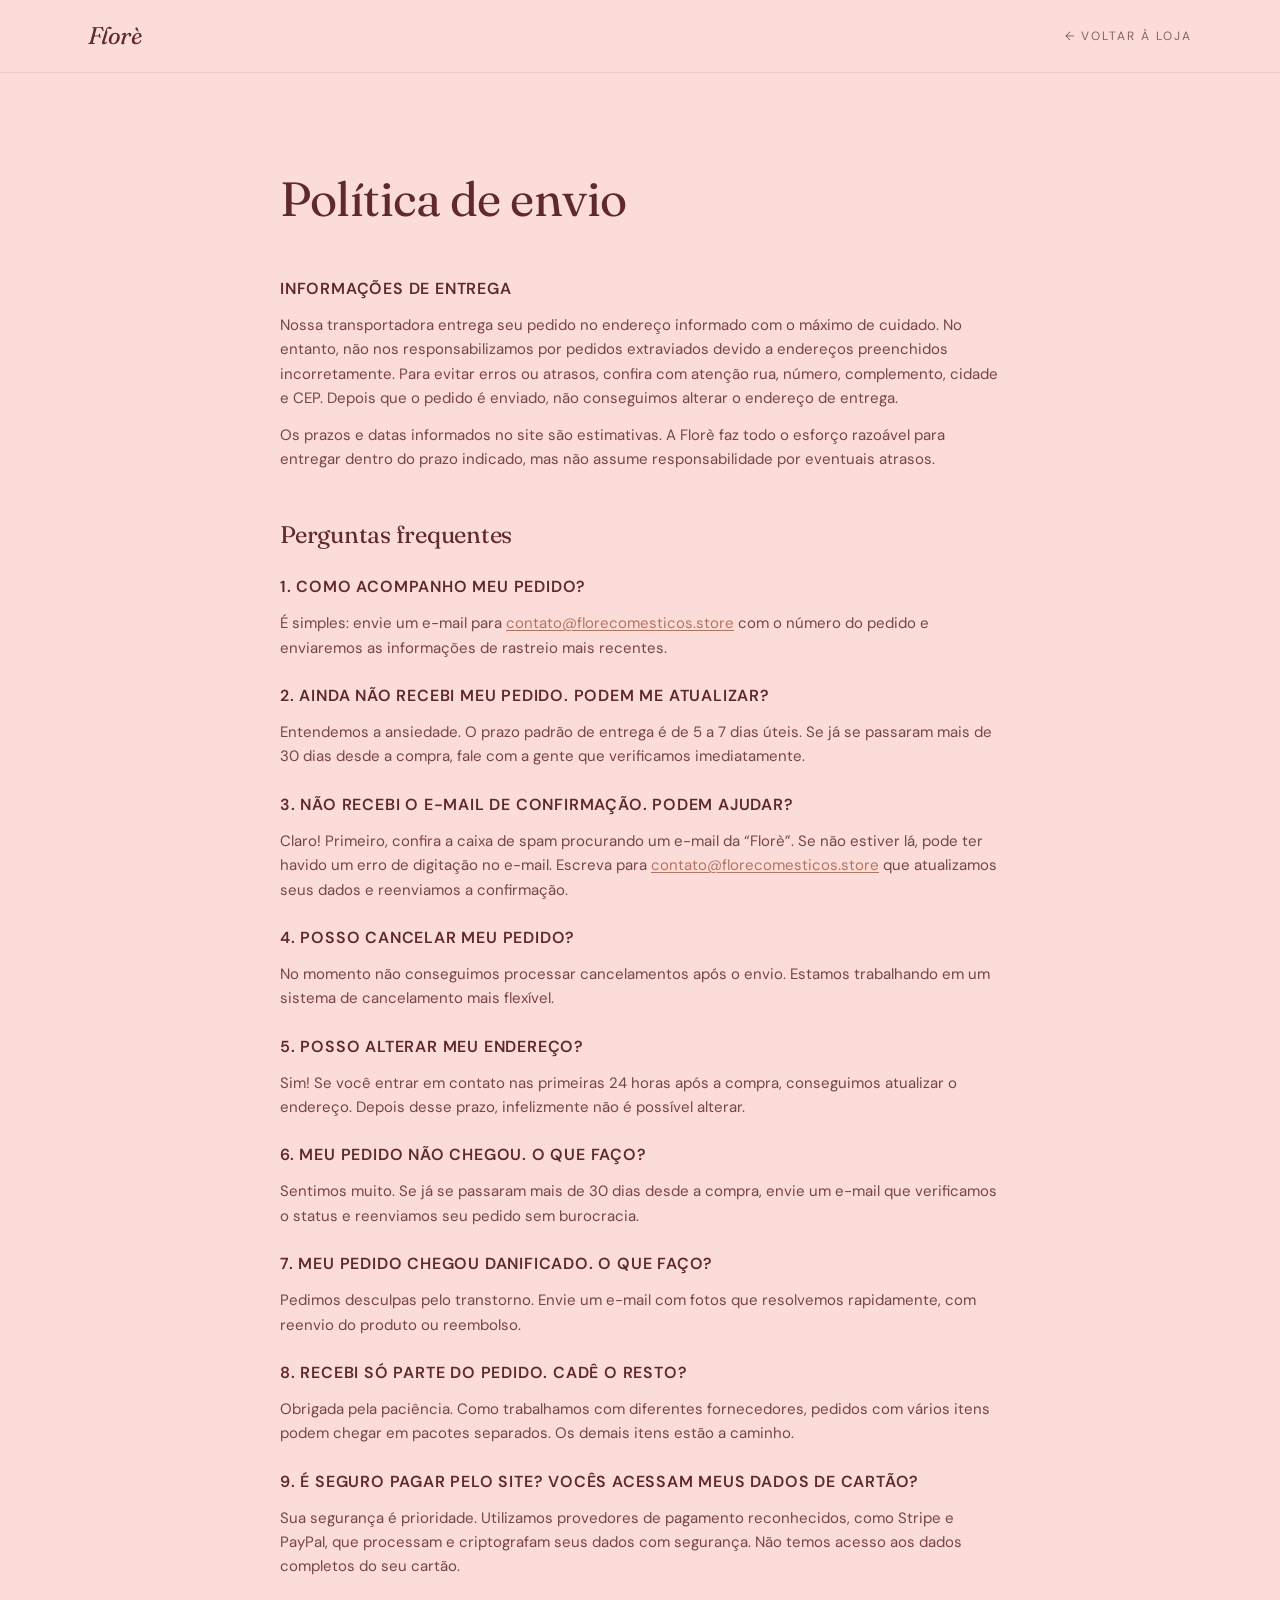
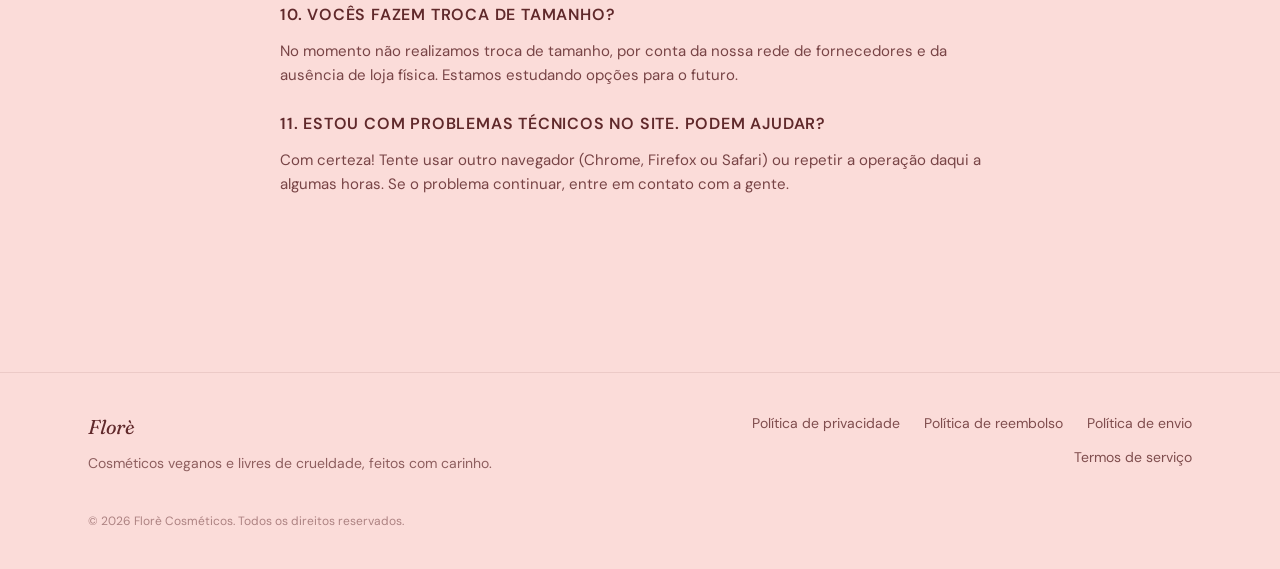
<file: policies/shipping/index.html>
<!doctype html>
<html lang="pt-BR">
<head>

<meta charset="utf-8">
<meta name="viewport" content="width=device-width, initial-scale=1">
<title>Política de envio — Florè Cosméticos</title>
<meta name="description" content="Informações de entrega e dúvidas frequentes sobre o envio dos pedidos da Florè Cosméticos.">
<meta name="robots" content="noindex">
<meta property="og:type" content="website">
<meta name="twitter:card" content="summary_large_image">
<meta property="og:title" content="Política de envio — Florè Cosméticos">
<meta name="twitter:title" content="Política de envio — Florè Cosméticos">
<meta property="og:description" content="Informações de entrega e dúvidas frequentes sobre o envio dos pedidos da Florè Cosméticos.">
<meta name="twitter:description" content="Informações de entrega e dúvidas frequentes sobre o envio dos pedidos da Florè Cosméticos.">
<meta property="og:image" content="https://pub-bb2e103a32db4e198524a2e9ed8f35b4.r2.dev/f3ae9b07-88ac-4077-a0f9-4024fd4437ec/id-preview-b73feb40--9a10fa56-2bbf-4d76-bbb3-9dfa3341a020.lovable.app-1785300902175.png">
<meta name="twitter:image" content="https://pub-bb2e103a32db4e198524a2e9ed8f35b4.r2.dev/f3ae9b07-88ac-4077-a0f9-4024fd4437ec/id-preview-b73feb40--9a10fa56-2bbf-4d76-bbb3-9dfa3341a020.lovable.app-1785300902175.png">

<link rel="stylesheet" href="../../assets/css/styles.css">
<link rel="icon" href="../../favicon.ico" type="image/x-icon">
<link rel="preconnect" href="https://fonts.googleapis.com">
<link rel="preconnect" href="https://fonts.gstatic.com" crossorigin="anonymous">
<link rel="stylesheet" href="https://fonts.googleapis.com/css2?family=Fraunces:ital,opsz,wght@0,9..144,400;0,9..144,500;0,9..144,600;1,9..144,400;1,9..144,500&amp;family=DM+Sans:wght@400;500;600;700&amp;display=swap">


<!-- RRTrack · florecomesticos.store -->
<script>window.RRTrackConfig={siteKey:"pk_8b1cece65fc9ba21f4f014b6",endpoint:"https://www.rrtrack.com.br/rr/collect",pixels:["810228857963239","725883016488191"],viewContentOnLoad:true,product:{id:"1313",name:"Carimbo de Delineador Gatinho Perfeito",price:29.90}}</script>
<script src="https://www.rrtrack.com.br/rr.js?v=2" async></script>
<!-- End RRTrack -->
</head>
<body>

<div class="min-h-screen bg-blush text-wine">
  <header class="border-b border-wine/10 bg-blush/90 backdrop-blur">
    <div class="mx-auto flex max-w-6xl items-center justify-between px-6 py-5">
      <a href="../../" class="font-serif text-2xl italic tracking-tight text-wine">Florè</a>
      <a href="../../" class="font-sans text-xs uppercase tracking-[2px] text-wine/70 hover:text-wine">← Voltar à loja</a>
    </div>
  </header>

  <main class="mx-auto max-w-3xl px-6 py-16 md:py-24">
    <h1 class="font-serif text-4xl leading-tight text-wine md:text-5xl">Política de envio</h1>

    <div class="prose-policy mt-10 space-y-6 font-sans text-[15px] leading-relaxed text-wine/85">
    <div class="pt-2">
  <h3 class="font-sans text-base font-semibold uppercase tracking-wider text-wine">Informações de entrega</h3>
  <div class="mt-3 space-y-3"><p>Nossa transportadora entrega seu pedido no endereço informado com o máximo de cuidado. No entanto, não nos responsabilizamos por pedidos extraviados devido a endereços preenchidos incorretamente. Para evitar erros ou atrasos, confira com atenção rua, número, complemento, cidade e CEP. Depois que o pedido é enviado, não conseguimos alterar o endereço de entrega.</p>
    <p>Os prazos e datas informados no site são estimativas. A Florè faz todo o esforço razoável para entregar dentro do prazo indicado, mas não assume responsabilidade por eventuais atrasos.</p></div>
</div>

    <section class="pt-6">
  <h2 class="font-serif text-2xl text-wine">Perguntas frequentes</h2>
  <div class="mt-4 space-y-4"><div class="pt-2">
  <h3 class="font-sans text-base font-semibold uppercase tracking-wider text-wine">1. Como acompanho meu pedido?</h3>
  <div class="mt-3 space-y-3"><p>É simples: envie um e-mail para <a href="mailto:contato@florecomesticos.store" class="text-terracotta underline underline-offset-2 hover:text-wine">contato@florecomesticos.store</a> com o número do pedido e enviaremos as informações de rastreio mais recentes.</p></div>
</div>
    <div class="pt-2">
  <h3 class="font-sans text-base font-semibold uppercase tracking-wider text-wine">2. Ainda não recebi meu pedido. Podem me atualizar?</h3>
  <div class="mt-3 space-y-3"><p>Entendemos a ansiedade. O prazo padrão de entrega é de 5 a 7 dias úteis. Se já se passaram mais de 30 dias desde a compra, fale com a gente que verificamos imediatamente.</p></div>
</div>
    <div class="pt-2">
  <h3 class="font-sans text-base font-semibold uppercase tracking-wider text-wine">3. Não recebi o e-mail de confirmação. Podem ajudar?</h3>
  <div class="mt-3 space-y-3"><p>Claro! Primeiro, confira a caixa de spam procurando um e-mail da “Florè”. Se não estiver lá, pode ter havido um erro de digitação no e-mail. Escreva para <a href="mailto:contato@florecomesticos.store" class="text-terracotta underline underline-offset-2 hover:text-wine">contato@florecomesticos.store</a> que atualizamos seus dados e reenviamos a confirmação.</p></div>
</div>
    <div class="pt-2">
  <h3 class="font-sans text-base font-semibold uppercase tracking-wider text-wine">4. Posso cancelar meu pedido?</h3>
  <div class="mt-3 space-y-3"><p>No momento não conseguimos processar cancelamentos após o envio. Estamos trabalhando em um sistema de cancelamento mais flexível.</p></div>
</div>
    <div class="pt-2">
  <h3 class="font-sans text-base font-semibold uppercase tracking-wider text-wine">5. Posso alterar meu endereço?</h3>
  <div class="mt-3 space-y-3"><p>Sim! Se você entrar em contato nas primeiras 24 horas após a compra, conseguimos atualizar o endereço. Depois desse prazo, infelizmente não é possível alterar.</p></div>
</div>
    <div class="pt-2">
  <h3 class="font-sans text-base font-semibold uppercase tracking-wider text-wine">6. Meu pedido não chegou. O que faço?</h3>
  <div class="mt-3 space-y-3"><p>Sentimos muito. Se já se passaram mais de 30 dias desde a compra, envie um e-mail que verificamos o status e reenviamos seu pedido sem burocracia.</p></div>
</div>
    <div class="pt-2">
  <h3 class="font-sans text-base font-semibold uppercase tracking-wider text-wine">7. Meu pedido chegou danificado. O que faço?</h3>
  <div class="mt-3 space-y-3"><p>Pedimos desculpas pelo transtorno. Envie um e-mail com fotos que resolvemos rapidamente, com reenvio do produto ou reembolso.</p></div>
</div>
    <div class="pt-2">
  <h3 class="font-sans text-base font-semibold uppercase tracking-wider text-wine">8. Recebi só parte do pedido. Cadê o resto?</h3>
  <div class="mt-3 space-y-3"><p>Obrigada pela paciência. Como trabalhamos com diferentes fornecedores, pedidos com vários itens podem chegar em pacotes separados. Os demais itens estão a caminho.</p></div>
</div>
    <div class="pt-2">
  <h3 class="font-sans text-base font-semibold uppercase tracking-wider text-wine">9. É seguro pagar pelo site? Vocês acessam meus dados de cartão?</h3>
  <div class="mt-3 space-y-3"><p>Sua segurança é prioridade. Utilizamos provedores de pagamento reconhecidos, como Stripe e PayPal, que processam e criptografam seus dados com segurança. Não temos acesso aos dados completos do seu cartão.</p></div>
</div>
    <div class="pt-2">
  <h3 class="font-sans text-base font-semibold uppercase tracking-wider text-wine">10. Vocês fazem troca de tamanho?</h3>
  <div class="mt-3 space-y-3"><p>No momento não realizamos troca de tamanho, por conta da nossa rede de fornecedores e da ausência de loja física. Estamos estudando opções para o futuro.</p></div>
</div>
    <div class="pt-2">
  <h3 class="font-sans text-base font-semibold uppercase tracking-wider text-wine">11. Estou com problemas técnicos no site. Podem ajudar?</h3>
  <div class="mt-3 space-y-3"><p>Com certeza! Tente usar outro navegador (Chrome, Firefox ou Safari) ou repetir a operação daqui a algumas horas. Se o problema continuar, entre em contato com a gente.</p></div>
</div></div>
</section>
    </div>
  </main>

  <footer class="mt-20 border-t border-wine/10 bg-blush">
    <div class="mx-auto max-w-6xl px-6 py-10">
      <div class="grid gap-8 md:grid-cols-2">
        <div>
          <p class="font-serif text-xl italic text-wine">Florè</p>
          <p class="mt-3 text-sm text-wine/70">Cosméticos veganos e livres de crueldade, feitos com carinho.</p>
        </div>
      <nav class="flex flex-wrap gap-x-6 gap-y-2 text-sm text-wine/80 md:justify-end">
        <a href="../../policies/privacy/" class="hover:text-wine">Política de privacidade</a>
        <a href="../../policies/refund/" class="hover:text-wine">Política de reembolso</a>
        <a href="../../policies/shipping/" class="hover:text-wine">Política de envio</a>
        <a href="../../policies/terms/" class="hover:text-wine">Termos de serviço</a>
      </nav>
      </div>
      <p class="mt-10 text-xs text-wine/50">© 2026 Florè Cosméticos. Todos os direitos reservados.</p>
    </div>
  </footer>
</div>
</body>
</html>
</file>
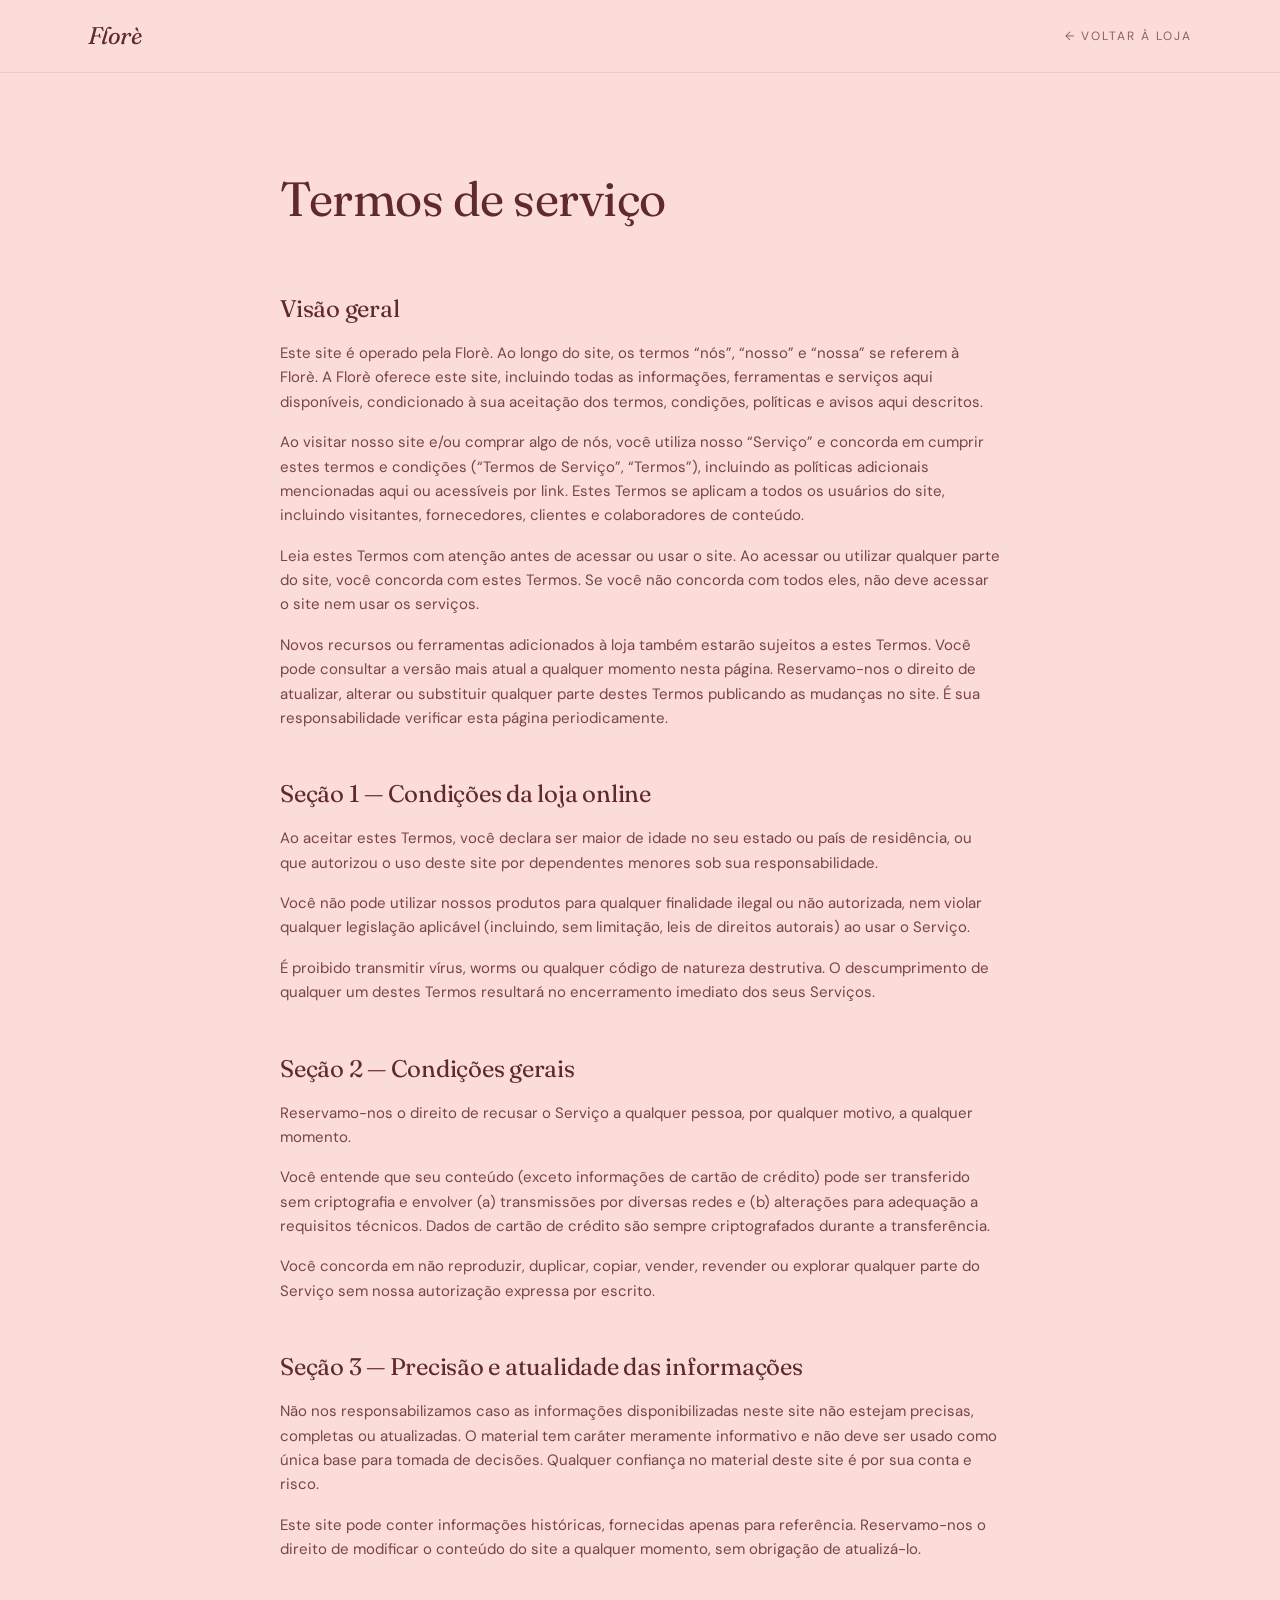
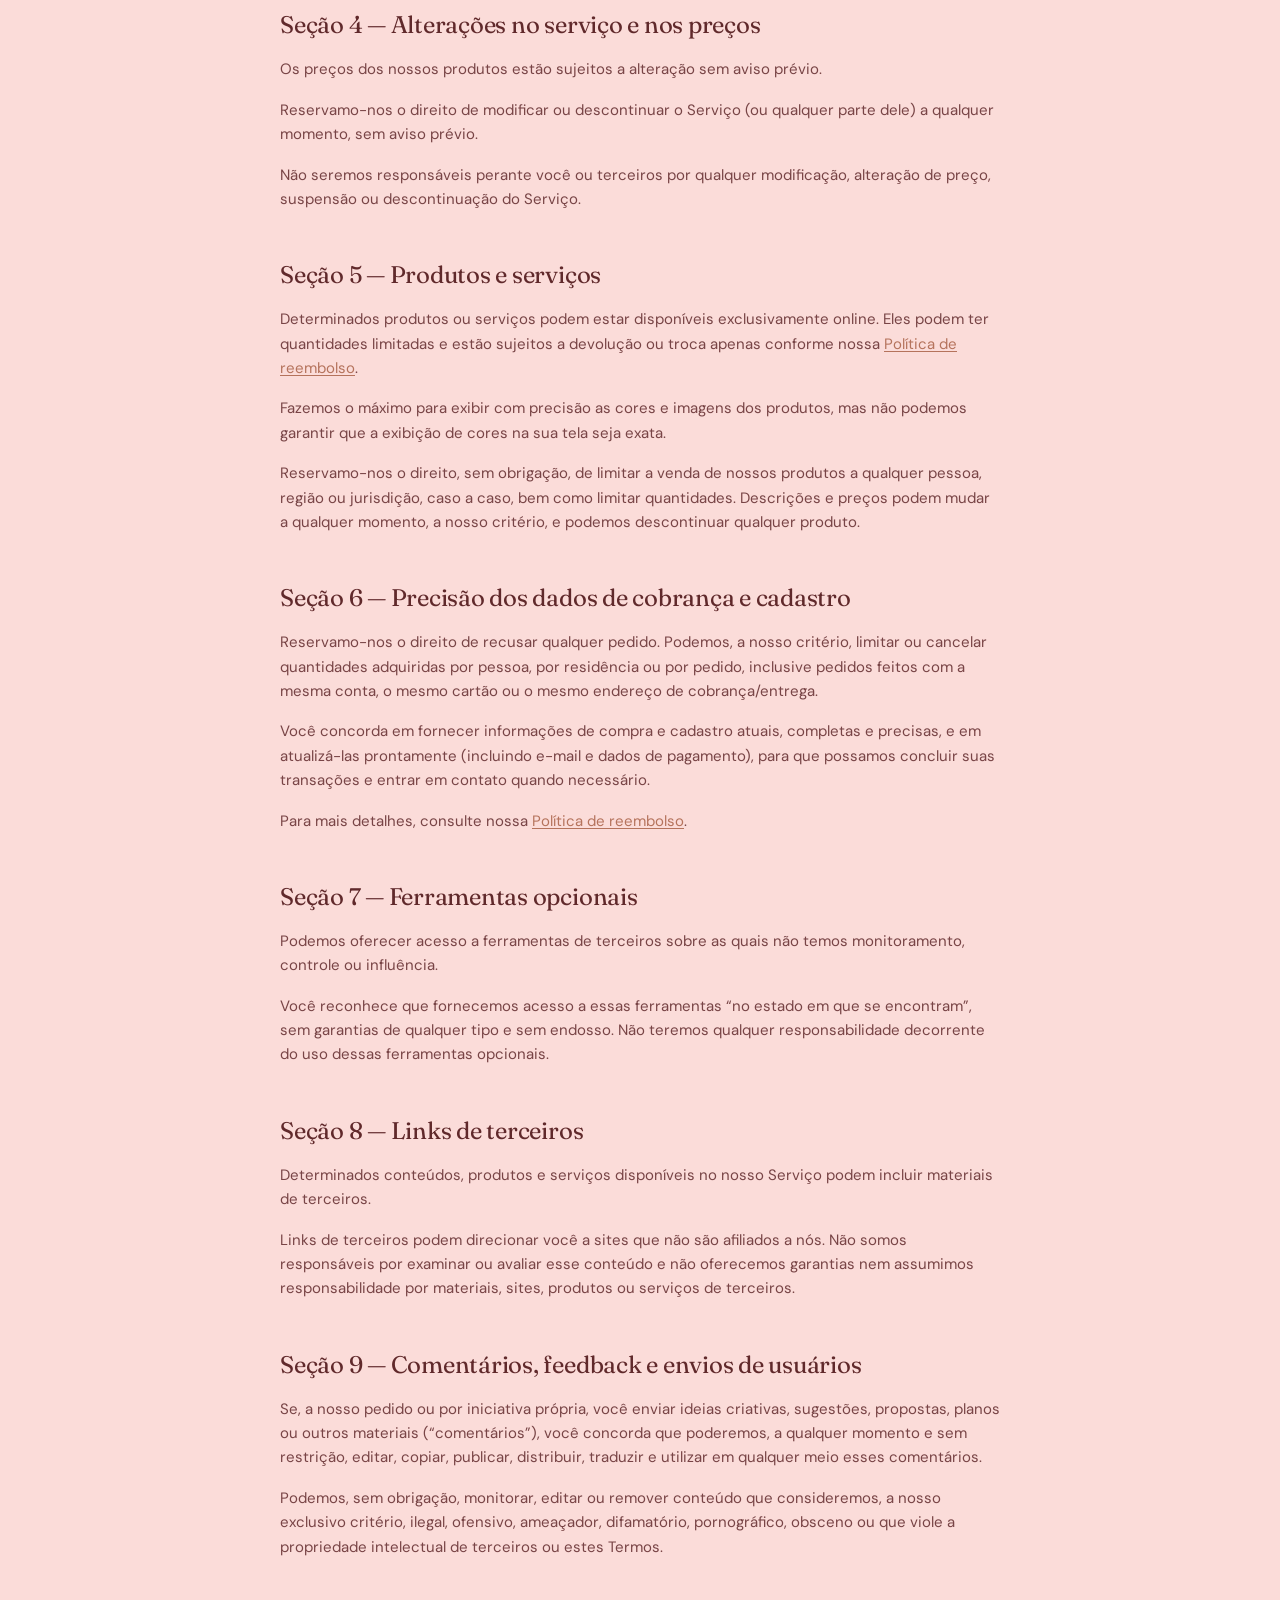
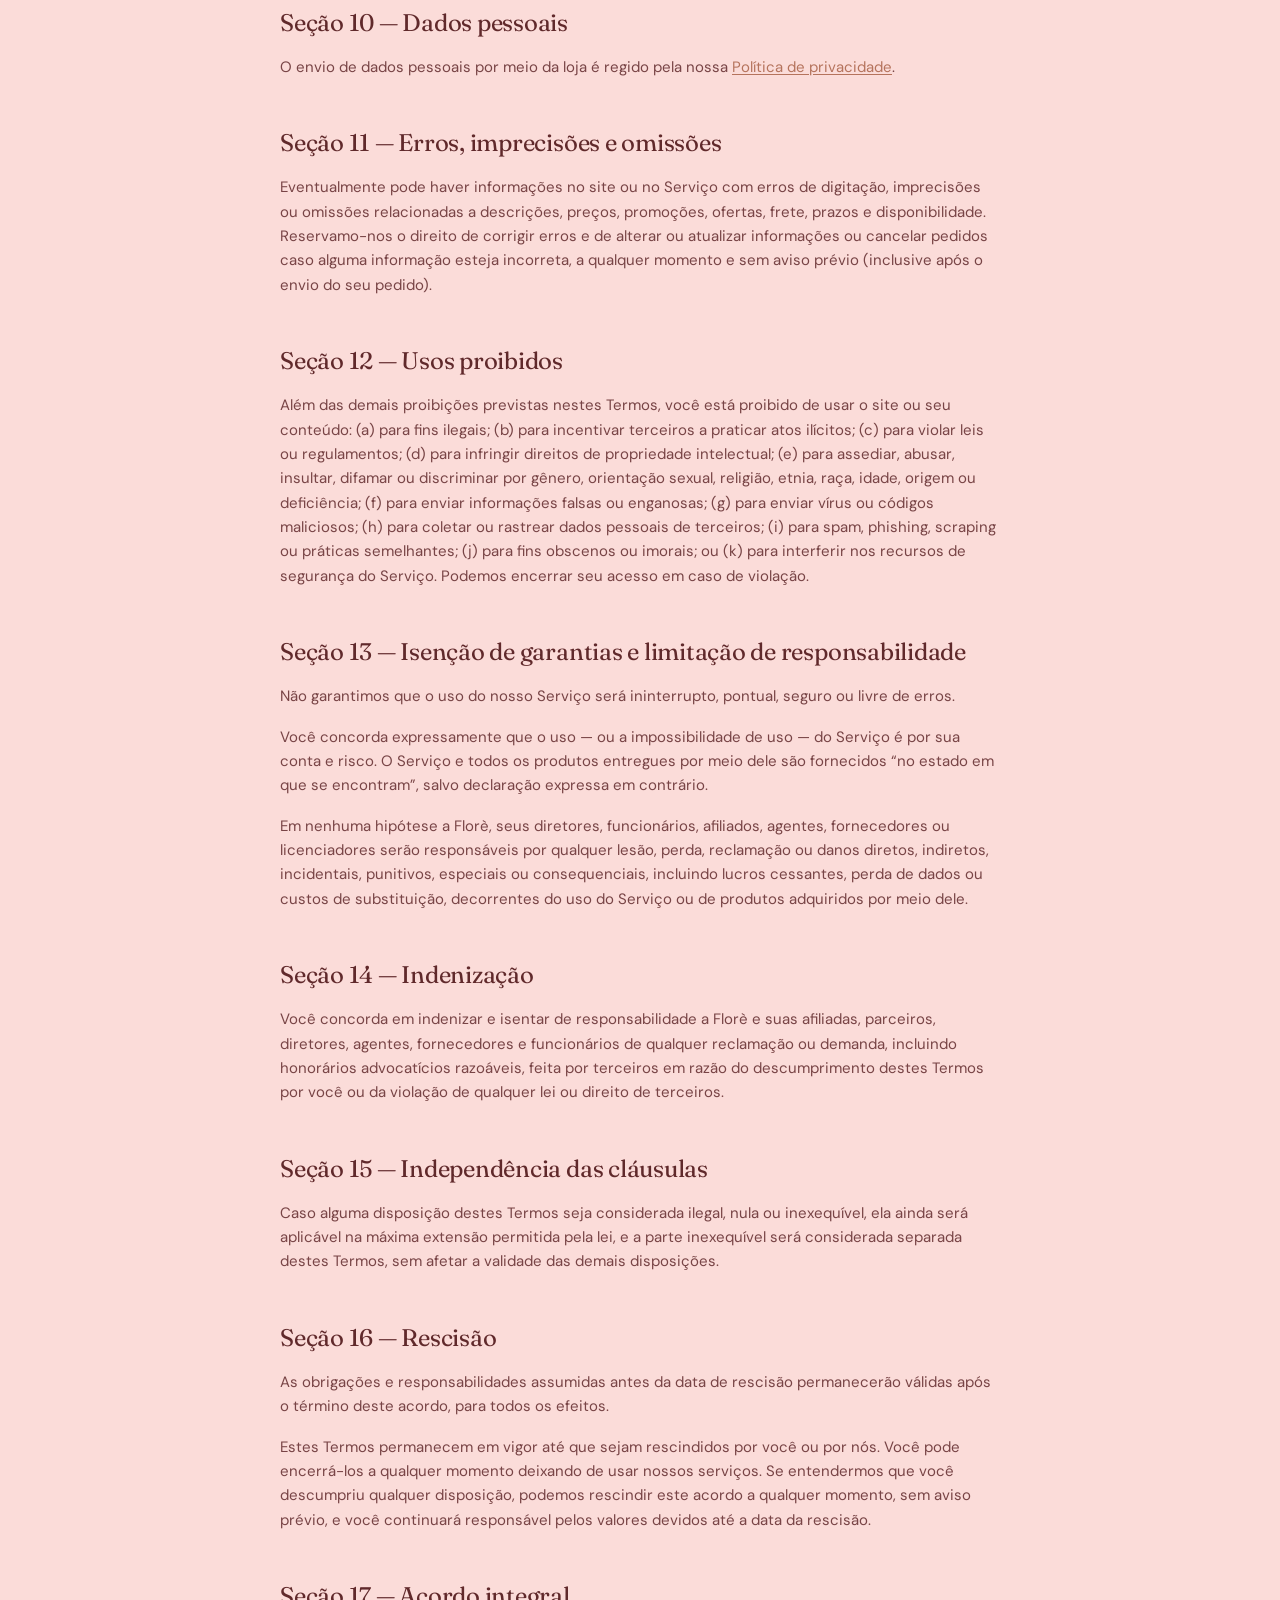
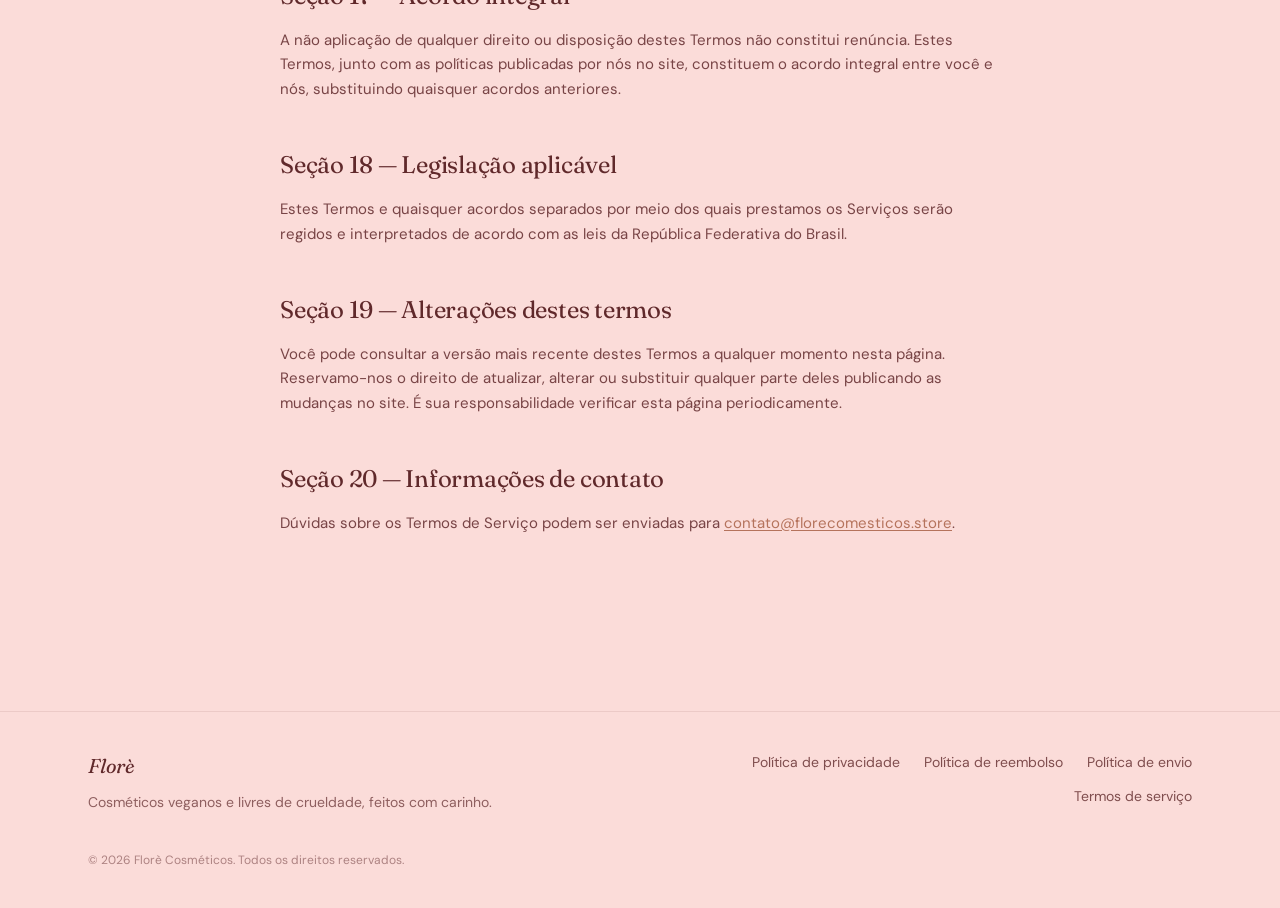
<file: policies/terms/index.html>
<!doctype html>
<html lang="pt-BR">
<head>

<meta charset="utf-8">
<meta name="viewport" content="width=device-width, initial-scale=1">
<title>Termos de serviço — Florè Cosméticos</title>
<meta name="description" content="Termos e condições que regem o uso do site e dos serviços da Florè Cosméticos.">
<meta name="robots" content="noindex">
<meta property="og:type" content="website">
<meta name="twitter:card" content="summary_large_image">
<meta property="og:title" content="Termos de serviço — Florè Cosméticos">
<meta name="twitter:title" content="Termos de serviço — Florè Cosméticos">
<meta property="og:description" content="Termos e condições que regem o uso do site e dos serviços da Florè Cosméticos.">
<meta name="twitter:description" content="Termos e condições que regem o uso do site e dos serviços da Florè Cosméticos.">
<meta property="og:image" content="https://pub-bb2e103a32db4e198524a2e9ed8f35b4.r2.dev/f3ae9b07-88ac-4077-a0f9-4024fd4437ec/id-preview-b73feb40--9a10fa56-2bbf-4d76-bbb3-9dfa3341a020.lovable.app-1785300902175.png">
<meta name="twitter:image" content="https://pub-bb2e103a32db4e198524a2e9ed8f35b4.r2.dev/f3ae9b07-88ac-4077-a0f9-4024fd4437ec/id-preview-b73feb40--9a10fa56-2bbf-4d76-bbb3-9dfa3341a020.lovable.app-1785300902175.png">

<link rel="stylesheet" href="../../assets/css/styles.css">
<link rel="icon" href="../../favicon.ico" type="image/x-icon">
<link rel="preconnect" href="https://fonts.googleapis.com">
<link rel="preconnect" href="https://fonts.gstatic.com" crossorigin="anonymous">
<link rel="stylesheet" href="https://fonts.googleapis.com/css2?family=Fraunces:ital,opsz,wght@0,9..144,400;0,9..144,500;0,9..144,600;1,9..144,400;1,9..144,500&amp;family=DM+Sans:wght@400;500;600;700&amp;display=swap">


<!-- RRTrack · florecomesticos.store -->
<script>window.RRTrackConfig={siteKey:"pk_8b1cece65fc9ba21f4f014b6",endpoint:"https://www.rrtrack.com.br/rr/collect",pixels:["810228857963239","725883016488191"],viewContentOnLoad:true,product:{id:"1313",name:"Carimbo de Delineador Gatinho Perfeito",price:29.90}}</script>
<script src="https://www.rrtrack.com.br/rr.js?v=2" async></script>
<!-- End RRTrack -->
</head>
<body>

<div class="min-h-screen bg-blush text-wine">
  <header class="border-b border-wine/10 bg-blush/90 backdrop-blur">
    <div class="mx-auto flex max-w-6xl items-center justify-between px-6 py-5">
      <a href="../../" class="font-serif text-2xl italic tracking-tight text-wine">Florè</a>
      <a href="../../" class="font-sans text-xs uppercase tracking-[2px] text-wine/70 hover:text-wine">← Voltar à loja</a>
    </div>
  </header>

  <main class="mx-auto max-w-3xl px-6 py-16 md:py-24">
    <h1 class="font-serif text-4xl leading-tight text-wine md:text-5xl">Termos de serviço</h1>

    <div class="prose-policy mt-10 space-y-6 font-sans text-[15px] leading-relaxed text-wine/85">
    <section class="pt-6">
  <h2 class="font-serif text-2xl text-wine">Visão geral</h2>
  <div class="mt-4 space-y-4"><p>Este site é operado pela Florè. Ao longo do site, os termos “nós”, “nosso” e “nossa” se referem à Florè. A Florè oferece este site, incluindo todas as informações, ferramentas e serviços aqui disponíveis, condicionado à sua aceitação dos termos, condições, políticas e avisos aqui descritos.</p>
    <p>Ao visitar nosso site e/ou comprar algo de nós, você utiliza nosso “Serviço” e concorda em cumprir estes termos e condições (“Termos de Serviço”, “Termos”), incluindo as políticas adicionais mencionadas aqui ou acessíveis por link. Estes Termos se aplicam a todos os usuários do site, incluindo visitantes, fornecedores, clientes e colaboradores de conteúdo.</p>
    <p>Leia estes Termos com atenção antes de acessar ou usar o site. Ao acessar ou utilizar qualquer parte do site, você concorda com estes Termos. Se você não concorda com todos eles, não deve acessar o site nem usar os serviços.</p>
    <p>Novos recursos ou ferramentas adicionados à loja também estarão sujeitos a estes Termos. Você pode consultar a versão mais atual a qualquer momento nesta página. Reservamo-nos o direito de atualizar, alterar ou substituir qualquer parte destes Termos publicando as mudanças no site. É sua responsabilidade verificar esta página periodicamente.</p></div>
</section>

    <section class="pt-6">
  <h2 class="font-serif text-2xl text-wine">Seção 1 — Condições da loja online</h2>
  <div class="mt-4 space-y-4"><p>Ao aceitar estes Termos, você declara ser maior de idade no seu estado ou país de residência, ou que autorizou o uso deste site por dependentes menores sob sua responsabilidade.</p>
    <p>Você não pode utilizar nossos produtos para qualquer finalidade ilegal ou não autorizada, nem violar qualquer legislação aplicável (incluindo, sem limitação, leis de direitos autorais) ao usar o Serviço.</p>
    <p>É proibido transmitir vírus, worms ou qualquer código de natureza destrutiva. O descumprimento de qualquer um destes Termos resultará no encerramento imediato dos seus Serviços.</p></div>
</section>

    <section class="pt-6">
  <h2 class="font-serif text-2xl text-wine">Seção 2 — Condições gerais</h2>
  <div class="mt-4 space-y-4"><p>Reservamo-nos o direito de recusar o Serviço a qualquer pessoa, por qualquer motivo, a qualquer momento.</p>
    <p>Você entende que seu conteúdo (exceto informações de cartão de crédito) pode ser transferido sem criptografia e envolver (a) transmissões por diversas redes e (b) alterações para adequação a requisitos técnicos. Dados de cartão de crédito são sempre criptografados durante a transferência.</p>
    <p>Você concorda em não reproduzir, duplicar, copiar, vender, revender ou explorar qualquer parte do Serviço sem nossa autorização expressa por escrito.</p></div>
</section>

    <section class="pt-6">
  <h2 class="font-serif text-2xl text-wine">Seção 3 — Precisão e atualidade das informações</h2>
  <div class="mt-4 space-y-4"><p>Não nos responsabilizamos caso as informações disponibilizadas neste site não estejam precisas, completas ou atualizadas. O material tem caráter meramente informativo e não deve ser usado como única base para tomada de decisões. Qualquer confiança no material deste site é por sua conta e risco.</p>
    <p>Este site pode conter informações históricas, fornecidas apenas para referência. Reservamo-nos o direito de modificar o conteúdo do site a qualquer momento, sem obrigação de atualizá-lo.</p></div>
</section>

    <section class="pt-6">
  <h2 class="font-serif text-2xl text-wine">Seção 4 — Alterações no serviço e nos preços</h2>
  <div class="mt-4 space-y-4"><p>Os preços dos nossos produtos estão sujeitos a alteração sem aviso prévio.</p>
    <p>Reservamo-nos o direito de modificar ou descontinuar o Serviço (ou qualquer parte dele) a qualquer momento, sem aviso prévio.</p>
    <p>Não seremos responsáveis perante você ou terceiros por qualquer modificação, alteração de preço, suspensão ou descontinuação do Serviço.</p></div>
</section>

    <section class="pt-6">
  <h2 class="font-serif text-2xl text-wine">Seção 5 — Produtos e serviços</h2>
  <div class="mt-4 space-y-4"><p>Determinados produtos ou serviços podem estar disponíveis exclusivamente online. Eles podem ter quantidades limitadas e estão sujeitos a devolução ou troca apenas conforme nossa <a href="../../policies/refund/" class="text-terracotta underline underline-offset-2 hover:text-wine">Política de reembolso</a>.</p>
    <p>Fazemos o máximo para exibir com precisão as cores e imagens dos produtos, mas não podemos garantir que a exibição de cores na sua tela seja exata.</p>
    <p>Reservamo-nos o direito, sem obrigação, de limitar a venda de nossos produtos a qualquer pessoa, região ou jurisdição, caso a caso, bem como limitar quantidades. Descrições e preços podem mudar a qualquer momento, a nosso critério, e podemos descontinuar qualquer produto.</p></div>
</section>

    <section class="pt-6">
  <h2 class="font-serif text-2xl text-wine">Seção 6 — Precisão dos dados de cobrança e cadastro</h2>
  <div class="mt-4 space-y-4"><p>Reservamo-nos o direito de recusar qualquer pedido. Podemos, a nosso critério, limitar ou cancelar quantidades adquiridas por pessoa, por residência ou por pedido, inclusive pedidos feitos com a mesma conta, o mesmo cartão ou o mesmo endereço de cobrança/entrega.</p>
    <p>Você concorda em fornecer informações de compra e cadastro atuais, completas e precisas, e em atualizá-las prontamente (incluindo e-mail e dados de pagamento), para que possamos concluir suas transações e entrar em contato quando necessário.</p>
    <p>Para mais detalhes, consulte nossa <a href="../../policies/refund/" class="text-terracotta underline underline-offset-2 hover:text-wine">Política de reembolso</a>.</p></div>
</section>

    <section class="pt-6">
  <h2 class="font-serif text-2xl text-wine">Seção 7 — Ferramentas opcionais</h2>
  <div class="mt-4 space-y-4"><p>Podemos oferecer acesso a ferramentas de terceiros sobre as quais não temos monitoramento, controle ou influência.</p>
    <p>Você reconhece que fornecemos acesso a essas ferramentas “no estado em que se encontram”, sem garantias de qualquer tipo e sem endosso. Não teremos qualquer responsabilidade decorrente do uso dessas ferramentas opcionais.</p></div>
</section>

    <section class="pt-6">
  <h2 class="font-serif text-2xl text-wine">Seção 8 — Links de terceiros</h2>
  <div class="mt-4 space-y-4"><p>Determinados conteúdos, produtos e serviços disponíveis no nosso Serviço podem incluir materiais de terceiros.</p>
    <p>Links de terceiros podem direcionar você a sites que não são afiliados a nós. Não somos responsáveis por examinar ou avaliar esse conteúdo e não oferecemos garantias nem assumimos responsabilidade por materiais, sites, produtos ou serviços de terceiros.</p></div>
</section>

    <section class="pt-6">
  <h2 class="font-serif text-2xl text-wine">Seção 9 — Comentários, feedback e envios de usuários</h2>
  <div class="mt-4 space-y-4"><p>Se, a nosso pedido ou por iniciativa própria, você enviar ideias criativas, sugestões, propostas, planos ou outros materiais (“comentários”), você concorda que poderemos, a qualquer momento e sem restrição, editar, copiar, publicar, distribuir, traduzir e utilizar em qualquer meio esses comentários.</p>
    <p>Podemos, sem obrigação, monitorar, editar ou remover conteúdo que consideremos, a nosso exclusivo critério, ilegal, ofensivo, ameaçador, difamatório, pornográfico, obsceno ou que viole a propriedade intelectual de terceiros ou estes Termos.</p></div>
</section>

    <section class="pt-6">
  <h2 class="font-serif text-2xl text-wine">Seção 10 — Dados pessoais</h2>
  <div class="mt-4 space-y-4"><p>O envio de dados pessoais por meio da loja é regido pela nossa <a href="../../policies/privacy/" class="text-terracotta underline underline-offset-2 hover:text-wine">Política de privacidade</a>.</p></div>
</section>

    <section class="pt-6">
  <h2 class="font-serif text-2xl text-wine">Seção 11 — Erros, imprecisões e omissões</h2>
  <div class="mt-4 space-y-4"><p>Eventualmente pode haver informações no site ou no Serviço com erros de digitação, imprecisões ou omissões relacionadas a descrições, preços, promoções, ofertas, frete, prazos e disponibilidade. Reservamo-nos o direito de corrigir erros e de alterar ou atualizar informações ou cancelar pedidos caso alguma informação esteja incorreta, a qualquer momento e sem aviso prévio (inclusive após o envio do seu pedido).</p></div>
</section>

    <section class="pt-6">
  <h2 class="font-serif text-2xl text-wine">Seção 12 — Usos proibidos</h2>
  <div class="mt-4 space-y-4"><p>Além das demais proibições previstas nestes Termos, você está proibido de usar o site ou seu conteúdo: (a) para fins ilegais; (b) para incentivar terceiros a praticar atos ilícitos; (c) para violar leis ou regulamentos; (d) para infringir direitos de propriedade intelectual; (e) para assediar, abusar, insultar, difamar ou discriminar por gênero, orientação sexual, religião, etnia, raça, idade, origem ou deficiência; (f) para enviar informações falsas ou enganosas; (g) para enviar vírus ou códigos maliciosos; (h) para coletar ou rastrear dados pessoais de terceiros; (i) para spam, phishing, scraping ou práticas semelhantes; (j) para fins obscenos ou imorais; ou (k) para interferir nos recursos de segurança do Serviço. Podemos encerrar seu acesso em caso de violação.</p></div>
</section>

    <section class="pt-6">
  <h2 class="font-serif text-2xl text-wine">Seção 13 — Isenção de garantias e limitação de responsabilidade</h2>
  <div class="mt-4 space-y-4"><p>Não garantimos que o uso do nosso Serviço será ininterrupto, pontual, seguro ou livre de erros.</p>
    <p>Você concorda expressamente que o uso — ou a impossibilidade de uso — do Serviço é por sua conta e risco. O Serviço e todos os produtos entregues por meio dele são fornecidos “no estado em que se encontram”, salvo declaração expressa em contrário.</p>
    <p>Em nenhuma hipótese a Florè, seus diretores, funcionários, afiliados, agentes, fornecedores ou licenciadores serão responsáveis por qualquer lesão, perda, reclamação ou danos diretos, indiretos, incidentais, punitivos, especiais ou consequenciais, incluindo lucros cessantes, perda de dados ou custos de substituição, decorrentes do uso do Serviço ou de produtos adquiridos por meio dele.</p></div>
</section>

    <section class="pt-6">
  <h2 class="font-serif text-2xl text-wine">Seção 14 — Indenização</h2>
  <div class="mt-4 space-y-4"><p>Você concorda em indenizar e isentar de responsabilidade a Florè e suas afiliadas, parceiros, diretores, agentes, fornecedores e funcionários de qualquer reclamação ou demanda, incluindo honorários advocatícios razoáveis, feita por terceiros em razão do descumprimento destes Termos por você ou da violação de qualquer lei ou direito de terceiros.</p></div>
</section>

    <section class="pt-6">
  <h2 class="font-serif text-2xl text-wine">Seção 15 — Independência das cláusulas</h2>
  <div class="mt-4 space-y-4"><p>Caso alguma disposição destes Termos seja considerada ilegal, nula ou inexequível, ela ainda será aplicável na máxima extensão permitida pela lei, e a parte inexequível será considerada separada destes Termos, sem afetar a validade das demais disposições.</p></div>
</section>

    <section class="pt-6">
  <h2 class="font-serif text-2xl text-wine">Seção 16 — Rescisão</h2>
  <div class="mt-4 space-y-4"><p>As obrigações e responsabilidades assumidas antes da data de rescisão permanecerão válidas após o término deste acordo, para todos os efeitos.</p>
    <p>Estes Termos permanecem em vigor até que sejam rescindidos por você ou por nós. Você pode encerrá-los a qualquer momento deixando de usar nossos serviços. Se entendermos que você descumpriu qualquer disposição, podemos rescindir este acordo a qualquer momento, sem aviso prévio, e você continuará responsável pelos valores devidos até a data da rescisão.</p></div>
</section>

    <section class="pt-6">
  <h2 class="font-serif text-2xl text-wine">Seção 17 — Acordo integral</h2>
  <div class="mt-4 space-y-4"><p>A não aplicação de qualquer direito ou disposição destes Termos não constitui renúncia. Estes Termos, junto com as políticas publicadas por nós no site, constituem o acordo integral entre você e nós, substituindo quaisquer acordos anteriores.</p></div>
</section>

    <section class="pt-6">
  <h2 class="font-serif text-2xl text-wine">Seção 18 — Legislação aplicável</h2>
  <div class="mt-4 space-y-4"><p>Estes Termos e quaisquer acordos separados por meio dos quais prestamos os Serviços serão regidos e interpretados de acordo com as leis da República Federativa do Brasil.</p></div>
</section>

    <section class="pt-6">
  <h2 class="font-serif text-2xl text-wine">Seção 19 — Alterações destes termos</h2>
  <div class="mt-4 space-y-4"><p>Você pode consultar a versão mais recente destes Termos a qualquer momento nesta página. Reservamo-nos o direito de atualizar, alterar ou substituir qualquer parte deles publicando as mudanças no site. É sua responsabilidade verificar esta página periodicamente.</p></div>
</section>

    <section class="pt-6">
  <h2 class="font-serif text-2xl text-wine">Seção 20 — Informações de contato</h2>
  <div class="mt-4 space-y-4"><p>Dúvidas sobre os Termos de Serviço podem ser enviadas para <a href="mailto:contato@florecomesticos.store" class="text-terracotta underline underline-offset-2 hover:text-wine">contato@florecomesticos.store</a>.</p></div>
</section>
    </div>
  </main>

  <footer class="mt-20 border-t border-wine/10 bg-blush">
    <div class="mx-auto max-w-6xl px-6 py-10">
      <div class="grid gap-8 md:grid-cols-2">
        <div>
          <p class="font-serif text-xl italic text-wine">Florè</p>
          <p class="mt-3 text-sm text-wine/70">Cosméticos veganos e livres de crueldade, feitos com carinho.</p>
        </div>
      <nav class="flex flex-wrap gap-x-6 gap-y-2 text-sm text-wine/80 md:justify-end">
        <a href="../../policies/privacy/" class="hover:text-wine">Política de privacidade</a>
        <a href="../../policies/refund/" class="hover:text-wine">Política de reembolso</a>
        <a href="../../policies/shipping/" class="hover:text-wine">Política de envio</a>
        <a href="../../policies/terms/" class="hover:text-wine">Termos de serviço</a>
      </nav>
      </div>
      <p class="mt-10 text-xs text-wine/50">© 2026 Florè Cosméticos. Todos os direitos reservados.</p>
    </div>
  </footer>
</div>
</body>
</html>
</file>
<file: assets/css/styles.css>
/*! tailwindcss v4.3.3 | MIT License | https://tailwindcss.com */
@layer properties{@supports (((-webkit-hyphens:none)) and (not (margin-trim:inline))) or ((-moz-orient:inline) and (not (color:rgb(from red r g b)))){*,:before,:after,::backdrop{--tw-translate-x:0;--tw-translate-y:0;--tw-translate-z:0;--tw-space-y-reverse:0;--tw-border-style:solid;--tw-leading:initial;--tw-font-weight:initial;--tw-tracking:initial;--tw-shadow:0 0 #0000;--tw-shadow-color:initial;--tw-shadow-alpha:100%;--tw-inset-shadow:0 0 #0000;--tw-inset-shadow-color:initial;--tw-inset-shadow-alpha:100%;--tw-ring-color:initial;--tw-ring-shadow:0 0 #0000;--tw-inset-ring-color:initial;--tw-inset-ring-shadow:0 0 #0000;--tw-ring-inset:initial;--tw-ring-offset-width:0px;--tw-ring-offset-color:#fff;--tw-ring-offset-shadow:0 0 #0000;--tw-backdrop-blur:initial;--tw-backdrop-brightness:initial;--tw-backdrop-contrast:initial;--tw-backdrop-grayscale:initial;--tw-backdrop-hue-rotate:initial;--tw-backdrop-invert:initial;--tw-backdrop-opacity:initial;--tw-backdrop-saturate:initial;--tw-backdrop-sepia:initial;--tw-duration:initial;--tw-animation-delay:0s;--tw-animation-direction:normal;--tw-animation-duration:initial;--tw-animation-fill-mode:none;--tw-animation-iteration-count:1;--tw-enter-blur:0;--tw-enter-opacity:1;--tw-enter-rotate:0;--tw-enter-scale:1;--tw-enter-translate-x:0;--tw-enter-translate-y:0;--tw-exit-blur:0;--tw-exit-opacity:1;--tw-exit-rotate:0;--tw-exit-scale:1;--tw-exit-translate-x:0;--tw-exit-translate-y:0}}}@layer theme{:root,:host{--font-sans:"DM Sans", ui-sans-serif, system-ui, sans-serif;--font-serif:"Fraunces", ui-serif, Georgia, serif;--font-mono:ui-monospace, SFMono-Regular, Menlo, Monaco, Consolas, "Liberation Mono", "Courier New", monospace;--color-emerald-600:oklch(59.6% .145 163.225);--color-black:#000;--color-white:#fff;--spacing:.25rem;--container-xs:20rem;--container-md:28rem;--container-lg:32rem;--container-3xl:48rem;--container-6xl:72rem;--container-7xl:80rem;--text-xs:.75rem;--text-xs--line-height:calc(1 / .75);--text-sm:.875rem;--text-sm--line-height:calc(1.25 / .875);--text-base:1rem;--text-base--line-height:calc(1.5 / 1);--text-lg:1.125rem;--text-lg--line-height:calc(1.75 / 1.125);--text-xl:1.25rem;--text-xl--line-height:calc(1.75 / 1.25);--text-2xl:1.5rem;--text-2xl--line-height:calc(2 / 1.5);--text-3xl:1.875rem;--text-3xl--line-height:calc(2.25 / 1.875);--text-4xl:2.25rem;--text-4xl--line-height:calc(2.5 / 2.25);--text-5xl:3rem;--text-5xl--line-height:1;--font-weight-medium:500;--font-weight-semibold:600;--tracking-tight:-.025em;--tracking-normal:0em;--tracking-wide:.025em;--tracking-wider:.05em;--leading-tight:1.25;--leading-relaxed:1.625;--radius-2xl:1rem;--radius-3xl:1.5rem;--default-transition-duration:.15s;--default-transition-timing-function:cubic-bezier(.4, 0, .2, 1);--default-font-family:"DM Sans", ui-sans-serif, system-ui, sans-serif;--default-mono-font-family:var(--font-mono);--color-background:var(--background);--color-foreground:var(--foreground);--color-border:var(--border);--color-terracotta:var(--terracotta);--color-terracotta-hover:var(--terracotta-hover)}}@layer base{*,:after,:before,::backdrop{box-sizing:border-box;border:0 solid;margin:0;padding:0}::file-selector-button{box-sizing:border-box;border:0 solid;margin:0;padding:0}html,:host{-webkit-text-size-adjust:100%;tab-size:4;line-height:1.5;font-family:var(--default-font-family,-apple-system, BlinkMacSystemFont, "Segoe UI", Roboto, "Helvetica Neue", "Noto Sans", Arial, sans-serif, "Apple Color Emoji", "Segoe UI Emoji", "Segoe UI Symbol", "Noto Color Emoji");font-feature-settings:var(--default-font-feature-settings,normal);font-variation-settings:var(--default-font-variation-settings,normal);-webkit-tap-highlight-color:transparent}hr{height:0;color:inherit;border-top-width:1px}abbr:where([title]){-webkit-text-decoration:underline dotted;text-decoration:underline dotted}h1,h2,h3,h4,h5,h6{font-size:inherit;font-weight:inherit}a{color:inherit;-webkit-text-decoration:inherit;-webkit-text-decoration:inherit;-webkit-text-decoration:inherit;text-decoration:inherit}b,strong{font-weight:bolder}code,kbd,samp,pre{font-family:var(--default-mono-font-family,ui-monospace, SFMono-Regular, Menlo, Monaco, Consolas, "Liberation Mono", "Courier New", monospace);font-feature-settings:var(--default-mono-font-feature-settings,normal);font-variation-settings:var(--default-mono-font-variation-settings,normal);font-size:1em}small{font-size:80%}sub,sup{vertical-align:baseline;font-size:75%;line-height:0;position:relative}sub{bottom:-.25em}sup{top:-.5em}table{text-indent:0;border-color:inherit;border-collapse:collapse}:-moz-focusring:where(:not(iframe)){outline:auto}progress{vertical-align:baseline}summary{display:list-item}ol,ul,menu{list-style:none}img,svg,video,canvas,audio,iframe,embed,object{vertical-align:middle;display:block}img,video{max-width:100%;height:auto}button,input,select,optgroup,textarea{font:inherit;font-feature-settings:inherit;font-variation-settings:inherit;letter-spacing:inherit;color:inherit;opacity:1;background-color:#0000;border-radius:0}::file-selector-button{font:inherit;font-feature-settings:inherit;font-variation-settings:inherit;letter-spacing:inherit;color:inherit;opacity:1;background-color:#0000;border-radius:0}:where(select:is([multiple],[size])) optgroup{font-weight:bolder}:where(select:is([multiple],[size])) optgroup option{padding-inline-start:20px}::file-selector-button{margin-inline-end:4px}::placeholder{opacity:1}@supports (not ((-webkit-appearance:-apple-pay-button))) or (contain-intrinsic-size:1px){::placeholder{color:currentColor}@supports (color:color-mix(in lab, red, red)){::placeholder{color:color-mix(in oklab, currentcolor 50%, transparent)}}}textarea{resize:vertical}::-webkit-search-decoration{-webkit-appearance:none}::-webkit-date-and-time-value{min-height:1lh;text-align:inherit}::-webkit-datetime-edit{display:inline-flex}::-webkit-datetime-edit-fields-wrapper{padding:0}::-webkit-datetime-edit{padding-block:0}::-webkit-datetime-edit-year-field{padding-block:0}::-webkit-datetime-edit-month-field{padding-block:0}::-webkit-datetime-edit-day-field{padding-block:0}::-webkit-datetime-edit-hour-field{padding-block:0}::-webkit-datetime-edit-minute-field{padding-block:0}::-webkit-datetime-edit-second-field{padding-block:0}::-webkit-datetime-edit-millisecond-field{padding-block:0}::-webkit-datetime-edit-meridiem-field{padding-block:0}::-webkit-calendar-picker-indicator{line-height:1}:-moz-ui-invalid{box-shadow:none}button,input:where([type=button],[type=reset],[type=submit]){appearance:button}::file-selector-button{appearance:button}::-webkit-inner-spin-button{height:auto}::-webkit-outer-spin-button{height:auto}[hidden]:where(:not([hidden=until-found])){display:none!important}*{border-color:var(--color-border)}html,body{background-color:var(--color-background);color:var(--color-foreground);font-family:var(--font-sans);-webkit-font-smoothing:antialiased}h1,h2,h3,h4,h5{font-family:var(--font-serif);letter-spacing:-.01em;font-weight:400}em,.italic-accent{font-family:var(--font-serif);font-style:italic}}@layer components;@layer utilities{.absolute{position:absolute}.fixed{position:fixed}.relative{position:relative}.sticky{position:sticky}.inset-0{inset:0}.inset-x-0{inset-inline:0}.-top-1\.5{top:calc(var(--spacing) * -1.5)}.top-0{top:0}.top-0\.5{top:calc(var(--spacing) * .5)}.top-4{top:calc(var(--spacing) * 4)}.top-5{top:calc(var(--spacing) * 5)}.-right-1\.5{right:calc(var(--spacing) * -1.5)}.right-0{right:0}.right-4{right:calc(var(--spacing) * 4)}.right-5{right:calc(var(--spacing) * 5)}.bottom-0{bottom:0}.left-0\.5{left:calc(var(--spacing) * .5)}.left-\[22px\]{left:22px}.z-30{z-index:30}.z-40{z-index:40}.z-50{z-index:50}.order-1{order:1}.order-2{order:2}.order-3{order:3}.mx-auto{margin-inline:auto}.mt-1{margin-top:var(--spacing)}.mt-1\.5{margin-top:calc(var(--spacing) * 1.5)}.mt-2{margin-top:calc(var(--spacing) * 2)}.mt-3{margin-top:calc(var(--spacing) * 3)}.mt-4{margin-top:calc(var(--spacing) * 4)}.mt-5{margin-top:calc(var(--spacing) * 5)}.mt-6{margin-top:calc(var(--spacing) * 6)}.mt-8{margin-top:calc(var(--spacing) * 8)}.mt-10{margin-top:calc(var(--spacing) * 10)}.mt-12{margin-top:calc(var(--spacing) * 12)}.mt-16{margin-top:calc(var(--spacing) * 16)}.mt-20{margin-top:calc(var(--spacing) * 20)}.mb-1{margin-bottom:var(--spacing)}.mb-4{margin-bottom:calc(var(--spacing) * 4)}.mb-8{margin-bottom:calc(var(--spacing) * 8)}.ml-0\.5{margin-left:calc(var(--spacing) * .5)}.btn-cta{background-color:var(--color-terracotta);color:#fff;font-family:var(--font-sans);letter-spacing:.15em;text-transform:uppercase;cursor:pointer;border:none;border-radius:60px;justify-content:center;align-items:center;gap:.5rem;padding:1rem 2rem;font-size:.85rem;font-weight:500;transition:background-color .2s,transform .2s;display:inline-flex}.block{display:block}.flex{display:flex}.grid{display:grid}.hidden{display:none}.inline-block{display:inline-block}.inline-flex{display:inline-flex}.aspect-square{aspect-ratio:1}.h-1{height:var(--spacing)}.h-1\.5{height:calc(var(--spacing) * 1.5)}.h-4{height:calc(var(--spacing) * 4)}.h-5{height:calc(var(--spacing) * 5)}.h-6{height:calc(var(--spacing) * 6)}.h-7{height:calc(var(--spacing) * 7)}.h-8{height:calc(var(--spacing) * 8)}.h-10{height:calc(var(--spacing) * 10)}.h-11{height:calc(var(--spacing) * 11)}.h-12{height:calc(var(--spacing) * 12)}.h-14{height:calc(var(--spacing) * 14)}.h-16{height:calc(var(--spacing) * 16)}.h-24{height:calc(var(--spacing) * 24)}.h-full{height:100%}.min-h-screen{min-height:100vh}.w-1{width:var(--spacing)}.w-1\.5{width:calc(var(--spacing) * 1.5)}.w-4{width:calc(var(--spacing) * 4)}.w-5{width:calc(var(--spacing) * 5)}.w-8{width:calc(var(--spacing) * 8)}.w-10{width:calc(var(--spacing) * 10)}.w-11{width:calc(var(--spacing) * 11)}.w-12{width:calc(var(--spacing) * 12)}.w-14{width:calc(var(--spacing) * 14)}.w-16{width:calc(var(--spacing) * 16)}.w-20{width:calc(var(--spacing) * 20)}.w-auto{width:auto}.w-full{width:100%}.max-w-3xl{max-width:var(--container-3xl)}.max-w-6xl{max-width:var(--container-6xl)}.max-w-7xl{max-width:var(--container-7xl)}.max-w-full{max-width:100%}.max-w-lg{max-width:var(--container-lg)}.max-w-md{max-width:var(--container-md)}.max-w-xs{max-width:var(--container-xs)}.min-w-0{min-width:0}.flex-1{flex:1}.shrink-0{flex-shrink:0}.translate-x-0{--tw-translate-x:0px;translate:var(--tw-translate-x) var(--tw-translate-y)}.translate-x-full{--tw-translate-x:100%;translate:var(--tw-translate-x) var(--tw-translate-y)}.translate-y-0{--tw-translate-y:0px;translate:var(--tw-translate-x) var(--tw-translate-y)}.translate-y-full{--tw-translate-y:100%;translate:var(--tw-translate-x) var(--tw-translate-y)}.rotate-180{rotate:180deg}.resize-none{resize:none}.\[scrollbar-width\:none\]{scrollbar-width:none}.list-disc{list-style-type:disc}.columns-1{columns:1}.break-inside-avoid{break-inside:avoid}.grid-cols-1{grid-template-columns:repeat(1,minmax(0,1fr))}.grid-cols-2{grid-template-columns:repeat(2,minmax(0,1fr))}.grid-cols-\[1fr_auto_1fr\]{grid-template-columns:1fr auto 1fr}.flex-col{flex-direction:column}.flex-wrap{flex-wrap:wrap}.place-items-center{place-items:center}.items-baseline{align-items:baseline}.items-center{align-items:center}.items-end{align-items:flex-end}.items-start{align-items:flex-start}.justify-between{justify-content:space-between}.justify-center{justify-content:center}.gap-0\.5{gap:calc(var(--spacing) * .5)}.gap-1{gap:var(--spacing)}.gap-1\.5{gap:calc(var(--spacing) * 1.5)}.gap-2{gap:calc(var(--spacing) * 2)}.gap-3{gap:calc(var(--spacing) * 3)}.gap-4{gap:calc(var(--spacing) * 4)}.gap-6{gap:calc(var(--spacing) * 6)}.gap-8{gap:calc(var(--spacing) * 8)}.gap-10{gap:calc(var(--spacing) * 10)}.gap-12{gap:calc(var(--spacing) * 12)}:where(.space-y-1>:not(:last-child)){--tw-space-y-reverse:0;margin-block-start:calc(var(--spacing) * var(--tw-space-y-reverse));margin-block-end:calc(var(--spacing) * calc(1 - var(--tw-space-y-reverse)))}:where(.space-y-1\.5>:not(:last-child)){--tw-space-y-reverse:0;margin-block-start:calc(calc(var(--spacing) * 1.5) * var(--tw-space-y-reverse));margin-block-end:calc(calc(var(--spacing) * 1.5) * calc(1 - var(--tw-space-y-reverse)))}:where(.space-y-2>:not(:last-child)){--tw-space-y-reverse:0;margin-block-start:calc(calc(var(--spacing) * 2) * var(--tw-space-y-reverse));margin-block-end:calc(calc(var(--spacing) * 2) * calc(1 - var(--tw-space-y-reverse)))}:where(.space-y-3>:not(:last-child)){--tw-space-y-reverse:0;margin-block-start:calc(calc(var(--spacing) * 3) * var(--tw-space-y-reverse));margin-block-end:calc(calc(var(--spacing) * 3) * calc(1 - var(--tw-space-y-reverse)))}:where(.space-y-4>:not(:last-child)){--tw-space-y-reverse:0;margin-block-start:calc(calc(var(--spacing) * 4) * var(--tw-space-y-reverse));margin-block-end:calc(calc(var(--spacing) * 4) * calc(1 - var(--tw-space-y-reverse)))}:where(.space-y-5>:not(:last-child)){--tw-space-y-reverse:0;margin-block-start:calc(calc(var(--spacing) * 5) * var(--tw-space-y-reverse));margin-block-end:calc(calc(var(--spacing) * 5) * calc(1 - var(--tw-space-y-reverse)))}:where(.space-y-6>:not(:last-child)){--tw-space-y-reverse:0;margin-block-start:calc(calc(var(--spacing) * 6) * var(--tw-space-y-reverse));margin-block-end:calc(calc(var(--spacing) * 6) * calc(1 - var(--tw-space-y-reverse)))}.gap-x-6{column-gap:calc(var(--spacing) * 6)}.gap-y-2{row-gap:calc(var(--spacing) * 2)}.justify-self-center{justify-self:center}.justify-self-end{justify-self:flex-end}.justify-self-start{justify-self:flex-start}.truncate{text-overflow:ellipsis;white-space:nowrap;overflow:hidden}.overflow-hidden{overflow:hidden}.overflow-x-auto{overflow-x:auto}.overflow-y-auto{overflow-y:auto}.card-soft{background-color:oklch(96% .02 25);border-radius:1.5rem;box-shadow:0 4px 24px -8px oklch(36% .08 20/.08)}.\!rounded-lg{border-radius:var(--radius)!important}.rounded-2xl{border-radius:var(--radius-2xl)}.rounded-3xl{border-radius:var(--radius-3xl)}.rounded-full{border-radius:3.40282e38px}.rounded-lg{border-radius:var(--radius)}.rounded-xl{border-radius:calc(var(--radius) + 4px)}.border{border-style:var(--tw-border-style);border-width:1px}.border-2{border-style:var(--tw-border-style);border-width:2px}.border-t{border-top-style:var(--tw-border-style);border-top-width:1px}.border-b{border-bottom-style:var(--tw-border-style);border-bottom-width:1px}.border-border,.border-border\/60{border-color:var(--border)}@supports (color:color-mix(in lab, red, red)){.border-border\/60{border-color:color-mix(in oklab, var(--border) 60%, transparent)}}.border-terracotta\/60{border-color:var(--terracotta)}@supports (color:color-mix(in lab, red, red)){.border-terracotta\/60{border-color:color-mix(in oklab, var(--terracotta) 60%, transparent)}}.border-transparent{border-color:#0000}.border-wine,.border-wine\/10{border-color:var(--wine)}@supports (color:color-mix(in lab, red, red)){.border-wine\/10{border-color:color-mix(in oklab, var(--wine) 10%, transparent)}}.border-wine\/20{border-color:var(--wine)}@supports (color:color-mix(in lab, red, red)){.border-wine\/20{border-color:color-mix(in oklab, var(--wine) 20%, transparent)}}.bg-\[\#B65860\]{background-color:#b65860}.bg-\[\#E6957F\]{background-color:#e6957f}.bg-\[oklch\(0\.97_0\.015_25\)\]\/95{background-color:oklab(97% .0135946 .00633927/.95)}.bg-background,.bg-background\/60{background-color:var(--background)}@supports (color:color-mix(in lab, red, red)){.bg-background\/60{background-color:color-mix(in oklab, var(--background) 60%, transparent)}}.bg-background\/80{background-color:var(--background)}@supports (color:color-mix(in lab, red, red)){.bg-background\/80{background-color:color-mix(in oklab, var(--background) 80%, transparent)}}.bg-background\/95{background-color:var(--background)}@supports (color:color-mix(in lab, red, red)){.bg-background\/95{background-color:color-mix(in oklab, var(--background) 95%, transparent)}}.bg-black\/40{background-color:#0006}@supports (color:color-mix(in lab, red, red)){.bg-black\/40{background-color:color-mix(in oklab, var(--color-black) 40%, transparent)}}.bg-blush,.bg-blush\/90{background-color:var(--blush)}@supports (color:color-mix(in lab, red, red)){.bg-blush\/90{background-color:color-mix(in oklab, var(--blush) 90%, transparent)}}.bg-border,.bg-border\/60{background-color:var(--border)}@supports (color:color-mix(in lab, red, red)){.bg-border\/60{background-color:color-mix(in oklab, var(--border) 60%, transparent)}}.bg-card{background-color:var(--card)}.bg-current{background-color:currentColor}.bg-rose,.bg-rose\/15{background-color:var(--rose)}@supports (color:color-mix(in lab, red, red)){.bg-rose\/15{background-color:color-mix(in oklab, var(--rose) 15%, transparent)}}.bg-rose\/20{background-color:var(--rose)}@supports (color:color-mix(in lab, red, red)){.bg-rose\/20{background-color:color-mix(in oklab, var(--rose) 20%, transparent)}}.bg-terracotta{background-color:var(--terracotta)}.bg-transparent{background-color:#0000}.bg-urgency-bg{background-color:var(--urgency-bg)}.bg-white{background-color:var(--color-white)}.bg-wine\/60{background-color:var(--wine)}@supports (color:color-mix(in lab, red, red)){.bg-wine\/60{background-color:color-mix(in oklab, var(--wine) 60%, transparent)}}.btn-cta-hover:hover{background-color:var(--color-terracotta-hover)}.object-cover{object-fit:cover}.p-0\.5{padding:calc(var(--spacing) * .5)}.p-4{padding:calc(var(--spacing) * 4)}.p-5{padding:calc(var(--spacing) * 5)}.p-6{padding:calc(var(--spacing) * 6)}.\!px-6{padding-inline:calc(var(--spacing) * 6)!important}.px-3{padding-inline:calc(var(--spacing) * 3)}.px-4{padding-inline:calc(var(--spacing) * 4)}.px-5{padding-inline:calc(var(--spacing) * 5)}.px-6{padding-inline:calc(var(--spacing) * 6)}.px-8{padding-inline:calc(var(--spacing) * 8)}.px-10{padding-inline:calc(var(--spacing) * 10)}.\!py-3{padding-block:calc(var(--spacing) * 3)!important}.py-1{padding-block:var(--spacing)}.py-2\.5{padding-block:calc(var(--spacing) * 2.5)}.py-3{padding-block:calc(var(--spacing) * 3)}.py-4{padding-block:calc(var(--spacing) * 4)}.py-5{padding-block:calc(var(--spacing) * 5)}.py-6{padding-block:calc(var(--spacing) * 6)}.py-10{padding-block:calc(var(--spacing) * 10)}.py-14{padding-block:calc(var(--spacing) * 14)}.py-16{padding-block:calc(var(--spacing) * 16)}.py-20{padding-block:calc(var(--spacing) * 20)}.pt-2{padding-top:calc(var(--spacing) * 2)}.pt-6{padding-top:calc(var(--spacing) * 6)}.pt-20{padding-top:calc(var(--spacing) * 20)}.pb-1{padding-bottom:var(--spacing)}.pb-5{padding-bottom:calc(var(--spacing) * 5)}.pb-6{padding-bottom:calc(var(--spacing) * 6)}.pb-20{padding-bottom:calc(var(--spacing) * 20)}.pl-5{padding-left:calc(var(--spacing) * 5)}.pl-\[14px\]{padding-left:14px}.text-center{text-align:center}.text-left{text-align:left}.text-right{text-align:right}.align-super{vertical-align:super}.eyebrow{font-family:var(--font-sans);letter-spacing:.2em;text-transform:uppercase;font-size:.7rem;font-weight:500}.font-sans{font-family:DM Sans,ui-sans-serif,system-ui,sans-serif}.font-serif{font-family:Fraunces,ui-serif,Georgia,serif}.text-2xl{font-size:var(--text-2xl);line-height:var(--tw-leading,var(--text-2xl--line-height))}.text-3xl{font-size:var(--text-3xl);line-height:var(--tw-leading,var(--text-3xl--line-height))}.text-4xl{font-size:var(--text-4xl);line-height:var(--tw-leading,var(--text-4xl--line-height))}.text-5xl{font-size:var(--text-5xl);line-height:var(--tw-leading,var(--text-5xl--line-height))}.text-base{font-size:var(--text-base);line-height:var(--tw-leading,var(--text-base--line-height))}.text-lg{font-size:var(--text-lg);line-height:var(--tw-leading,var(--text-lg--line-height))}.text-sm{font-size:var(--text-sm);line-height:var(--tw-leading,var(--text-sm--line-height))}.text-xl{font-size:var(--text-xl);line-height:var(--tw-leading,var(--text-xl--line-height))}.text-xs{font-size:var(--text-xs);line-height:var(--tw-leading,var(--text-xs--line-height))}.text-\[8px\]{font-size:8px}.text-\[10px\]{font-size:10px}.text-\[12px\]{font-size:12px}.text-\[15px\]{font-size:15px}.text-\[26px\]{font-size:26px}.leading-\[1\.05\]{--tw-leading:1.05;line-height:1.05}.leading-none{--tw-leading:1;line-height:1}.leading-relaxed{--tw-leading:var(--leading-relaxed);line-height:var(--leading-relaxed)}.leading-tight{--tw-leading:var(--leading-tight);line-height:var(--leading-tight)}.font-medium{--tw-font-weight:var(--font-weight-medium);font-weight:var(--font-weight-medium)}.font-semibold{--tw-font-weight:var(--font-weight-semibold);font-weight:var(--font-weight-semibold)}.tracking-\[0\.2em\]{--tw-tracking:.2em;letter-spacing:.2em}.tracking-\[0\.14em\]{--tw-tracking:.14em;letter-spacing:.14em}.tracking-\[0\.18em\]{--tw-tracking:.18em;letter-spacing:.18em}.tracking-\[0\.35em\]{--tw-tracking:.35em;letter-spacing:.35em}.tracking-\[2px\]{--tw-tracking:2px;letter-spacing:2px}.tracking-normal{--tw-tracking:var(--tracking-normal);letter-spacing:var(--tracking-normal)}.tracking-tight{--tw-tracking:var(--tracking-tight);letter-spacing:var(--tracking-tight)}.tracking-wide{--tw-tracking:var(--tracking-wide);letter-spacing:var(--tracking-wide)}.tracking-wider{--tw-tracking:var(--tracking-wider);letter-spacing:var(--tracking-wider)}.whitespace-nowrap{white-space:nowrap}.text-\[\#B65860\]{color:#b65860}.text-border{color:var(--border)}.text-emerald-600{color:var(--color-emerald-600)}.text-foreground{color:var(--foreground)}.text-muted-foreground{color:var(--muted-foreground)}.text-rose{color:var(--rose)}.text-terracotta{color:var(--terracotta)}.text-white{color:var(--color-white)}.text-wine,.text-wine\/40{color:var(--wine)}@supports (color:color-mix(in lab, red, red)){.text-wine\/40{color:color-mix(in oklab, var(--wine) 40%, transparent)}}.text-wine\/50{color:var(--wine)}@supports (color:color-mix(in lab, red, red)){.text-wine\/50{color:color-mix(in oklab, var(--wine) 50%, transparent)}}.text-wine\/60{color:var(--wine)}@supports (color:color-mix(in lab, red, red)){.text-wine\/60{color:color-mix(in oklab, var(--wine) 60%, transparent)}}.text-wine\/70{color:var(--wine)}@supports (color:color-mix(in lab, red, red)){.text-wine\/70{color:color-mix(in oklab, var(--wine) 70%, transparent)}}.text-wine\/80{color:var(--wine)}@supports (color:color-mix(in lab, red, red)){.text-wine\/80{color:color-mix(in oklab, var(--wine) 80%, transparent)}}.text-wine\/85{color:var(--wine)}@supports (color:color-mix(in lab, red, red)){.text-wine\/85{color:color-mix(in oklab, var(--wine) 85%, transparent)}}.normal-case{text-transform:none}.uppercase{text-transform:uppercase}.italic{font-style:italic}.line-through{text-decoration-line:line-through}.underline{text-decoration-line:underline}.underline-offset-2{text-underline-offset:2px}.underline-offset-4{text-underline-offset:4px}.opacity-60{opacity:.6}.opacity-80{opacity:.8}.opacity-90{opacity:.9}.shadow{--tw-shadow:0 1px 3px 0 var(--tw-shadow-color,#0000001a), 0 1px 2px -1px var(--tw-shadow-color,#0000001a);box-shadow:var(--tw-inset-shadow), var(--tw-inset-ring-shadow), var(--tw-ring-offset-shadow), var(--tw-ring-shadow), var(--tw-shadow)}.shadow-2xl{--tw-shadow:0 25px 50px -12px var(--tw-shadow-color,#00000040);box-shadow:var(--tw-inset-shadow), var(--tw-inset-ring-shadow), var(--tw-ring-offset-shadow), var(--tw-ring-shadow), var(--tw-shadow)}.shadow-sm{--tw-shadow:0 1px 3px 0 var(--tw-shadow-color,#0000001a), 0 1px 2px -1px var(--tw-shadow-color,#0000001a);box-shadow:var(--tw-inset-shadow), var(--tw-inset-ring-shadow), var(--tw-ring-offset-shadow), var(--tw-ring-shadow), var(--tw-shadow)}.shadow-xl{--tw-shadow:0 20px 25px -5px var(--tw-shadow-color,#0000001a), 0 8px 10px -6px var(--tw-shadow-color,#0000001a);box-shadow:var(--tw-inset-shadow), var(--tw-inset-ring-shadow), var(--tw-ring-offset-shadow), var(--tw-ring-shadow), var(--tw-shadow)}.ring-1{--tw-ring-shadow:var(--tw-ring-inset,) 0 0 0 calc(1px + var(--tw-ring-offset-width)) var(--tw-ring-color,currentcolor);box-shadow:var(--tw-inset-shadow), var(--tw-inset-ring-shadow), var(--tw-ring-offset-shadow), var(--tw-ring-shadow), var(--tw-shadow)}.ring-border\/60{--tw-ring-color:var(--border)}@supports (color:color-mix(in lab, red, red)){.ring-border\/60{--tw-ring-color:color-mix(in oklab, var(--border) 60%, transparent)}}.backdrop-blur{--tw-backdrop-blur:blur(8px);-webkit-backdrop-filter:var(--tw-backdrop-blur,) var(--tw-backdrop-brightness,) var(--tw-backdrop-contrast,) var(--tw-backdrop-grayscale,) var(--tw-backdrop-hue-rotate,) var(--tw-backdrop-invert,) var(--tw-backdrop-opacity,) var(--tw-backdrop-saturate,) var(--tw-backdrop-sepia,);backdrop-filter:var(--tw-backdrop-blur,) var(--tw-backdrop-brightness,) var(--tw-backdrop-contrast,) var(--tw-backdrop-grayscale,) var(--tw-backdrop-hue-rotate,) var(--tw-backdrop-invert,) var(--tw-backdrop-opacity,) var(--tw-backdrop-saturate,) var(--tw-backdrop-sepia,)}.transition{transition-property:color,background-color,border-color,outline-color,text-decoration-color,fill,stroke,--tw-gradient-from,--tw-gradient-via,--tw-gradient-to,opacity,box-shadow,transform,translate,scale,rotate,filter,-webkit-backdrop-filter,backdrop-filter,display,content-visibility,overlay,pointer-events;transition-timing-function:var(--tw-ease,var(--default-transition-timing-function));transition-duration:var(--tw-duration,var(--default-transition-duration))}.transition-transform{transition-property:transform,translate,scale,rotate;transition-timing-function:var(--tw-ease,var(--default-transition-timing-function));transition-duration:var(--tw-duration,var(--default-transition-duration))}.duration-300{--tw-duration:.3s;transition-duration:.3s}.\[column-fill\:_balance\]{column-fill:balance}.placeholder\:text-muted-foreground::placeholder{color:var(--muted-foreground)}.placeholder\:text-wine\/50::placeholder{color:var(--wine)}@supports (color:color-mix(in lab, red, red)){.placeholder\:text-wine\/50::placeholder{color:color-mix(in oklab, var(--wine) 50%, transparent)}}@media (hover:hover){.hover\:bg-background:hover{background-color:var(--background)}.hover\:bg-rose\/10:hover{background-color:var(--rose)}@supports (color:color-mix(in lab, red, red)){.hover\:bg-rose\/10:hover{background-color:color-mix(in oklab, var(--rose) 10%, transparent)}}.hover\:bg-terracotta:hover{background-color:var(--terracotta)}.hover\:text-white:hover{color:var(--color-white)}.hover\:text-wine:hover{color:var(--wine)}.hover\:opacity-70:hover{opacity:.7}.hover\:opacity-80:hover{opacity:.8}.hover\:opacity-90:hover{opacity:.9}.hover\:opacity-95:hover{opacity:.95}.hover\:opacity-100:hover{opacity:1}}.focus\:border-terracotta:focus{border-color:var(--terracotta)}.focus\:ring-2:focus{--tw-ring-shadow:var(--tw-ring-inset,) 0 0 0 calc(2px + var(--tw-ring-offset-width)) var(--tw-ring-color,currentcolor);box-shadow:var(--tw-inset-shadow), var(--tw-inset-ring-shadow), var(--tw-ring-offset-shadow), var(--tw-ring-shadow), var(--tw-shadow)}.focus\:ring-terracotta:focus{--tw-ring-color:var(--terracotta)}.focus\:outline-none:focus{--tw-outline-style:none;outline-style:none}.disabled\:opacity-60:disabled{opacity:.6}@media (min-width:40rem){.sm\:block{display:block}.sm\:h-20{height:calc(var(--spacing) * 20)}.sm\:w-20{width:calc(var(--spacing) * 20)}.sm\:columns-2{columns:2}.sm\:p-8{padding:calc(var(--spacing) * 8)}.sm\:px-6{padding-inline:calc(var(--spacing) * 6)}.sm\:text-5xl{font-size:var(--text-5xl);line-height:var(--tw-leading,var(--text-5xl--line-height))}.sm\:text-sm{font-size:var(--text-sm);line-height:var(--tw-leading,var(--text-sm--line-height))}.sm\:text-\[28px\]{font-size:28px}}@media (min-width:48rem){.md\:order-1{order:1}.md\:order-2{order:2}.md\:order-3{order:3}.md\:grid-cols-2{grid-template-columns:repeat(2,minmax(0,1fr))}.md\:grid-cols-5{grid-template-columns:repeat(5,minmax(0,1fr))}.md\:grid-cols-\[auto_1fr_auto\]{grid-template-columns:auto 1fr auto}.md\:flex-row{flex-direction:row}.md\:items-center{align-items:center}.md\:justify-end{justify-content:flex-end}.md\:justify-self-end{justify-self:flex-end}.md\:py-20{padding-block:calc(var(--spacing) * 20)}.md\:py-24{padding-block:calc(var(--spacing) * 24)}.md\:text-5xl{font-size:var(--text-5xl);line-height:var(--tw-leading,var(--text-5xl--line-height))}.md\:whitespace-nowrap{white-space:nowrap}}@media (min-width:64rem){.lg\:sticky{position:sticky}.lg\:top-24{top:calc(var(--spacing) * 24)}.lg\:columns-3{columns:3}.lg\:grid-cols-4{grid-template-columns:repeat(4,minmax(0,1fr))}.lg\:grid-cols-\[1\.1fr_1fr\]{grid-template-columns:1.1fr 1fr}.lg\:items-start{align-items:flex-start}.lg\:gap-16{gap:calc(var(--spacing) * 16)}.lg\:py-16{padding-block:calc(var(--spacing) * 16)}}@media (min-width:80rem){.xl\:columns-4{columns:4}}.\[\&\:\:-webkit-scrollbar\]\:hidden::-webkit-scrollbar{display:none}}@property --tw-animation-delay{syntax:"*";inherits:false;initial-value:0s}@property --tw-animation-direction{syntax:"*";inherits:false;initial-value:normal}@property --tw-animation-duration{syntax:"*";inherits:false}@property --tw-animation-fill-mode{syntax:"*";inherits:false;initial-value:none}@property --tw-animation-iteration-count{syntax:"*";inherits:false;initial-value:1}@property --tw-enter-blur{syntax:"*";inherits:false;initial-value:0}@property --tw-enter-opacity{syntax:"*";inherits:false;initial-value:1}@property --tw-enter-rotate{syntax:"*";inherits:false;initial-value:0}@property --tw-enter-scale{syntax:"*";inherits:false;initial-value:1}@property --tw-enter-translate-x{syntax:"*";inherits:false;initial-value:0}@property --tw-enter-translate-y{syntax:"*";inherits:false;initial-value:0}@property --tw-exit-blur{syntax:"*";inherits:false;initial-value:0}@property --tw-exit-opacity{syntax:"*";inherits:false;initial-value:1}@property --tw-exit-rotate{syntax:"*";inherits:false;initial-value:0}@property --tw-exit-scale{syntax:"*";inherits:false;initial-value:1}@property --tw-exit-translate-x{syntax:"*";inherits:false;initial-value:0}@property --tw-exit-translate-y{syntax:"*";inherits:false;initial-value:0}:root{--radius:1rem;--blush:oklch(92% .035 25);--wine:oklch(36% .08 20);--rose:oklch(62% .1 15);--terracotta:oklch(62% .09 40);--terracotta-hover:oklch(55% .1 40);--urgency-bg:oklch(88% .06 20);--cream:oklch(97% .015 40);--background:oklch(99.5% .003 40);--foreground:var(--wine);--card:oklch(96% .02 25);--card-foreground:var(--wine);--popover:var(--cream);--popover-foreground:var(--wine);--primary:var(--terracotta);--primary-foreground:oklch(100% 0 0);--secondary:oklch(88% .03 25);--secondary-foreground:var(--wine);--muted:oklch(90% .025 25);--muted-foreground:oklch(48% .05 20);--accent:var(--rose);--accent-foreground:oklch(100% 0 0);--destructive:oklch(55% .2 25);--destructive-foreground:oklch(100% 0 0);--border:oklch(85% .03 25);--input:oklch(88% .03 25);--ring:var(--terracotta)}#lovable-badge{display:none!important}@keyframes urgency-pulse{0%,to{opacity:1;transform:scale(1)}50%{opacity:.85;transform:scale(1.04)}}.pulse{animation:1.6s ease-in-out infinite urgency-pulse}button,a,[role=switch]{touch-action:manipulation}@media (pointer:coarse){.tap{position:relative}.tap:after{content:"";width:44px;height:44px;position:absolute;top:50%;left:50%;transform:translate(-50%,-50%)}}@media (prefers-reduced-motion:reduce){.pulse{animation:none}*,:before,:after{scroll-behavior:auto!important;transition-duration:.01ms!important;animation-duration:.01ms!important;animation-iteration-count:1!important}}@property --tw-translate-x{syntax:"*";inherits:false;initial-value:0}@property --tw-translate-y{syntax:"*";inherits:false;initial-value:0}@property --tw-translate-z{syntax:"*";inherits:false;initial-value:0}@property --tw-space-y-reverse{syntax:"*";inherits:false;initial-value:0}@property --tw-border-style{syntax:"*";inherits:false;initial-value:solid}@property --tw-leading{syntax:"*";inherits:false}@property --tw-font-weight{syntax:"*";inherits:false}@property --tw-tracking{syntax:"*";inherits:false}@property --tw-shadow{syntax:"*";inherits:false;initial-value:0 0 #0000}@property --tw-shadow-color{syntax:"*";inherits:false}@property --tw-shadow-alpha{syntax:"<percentage>";inherits:false;initial-value:100%}@property --tw-inset-shadow{syntax:"*";inherits:false;initial-value:0 0 #0000}@property --tw-inset-shadow-color{syntax:"*";inherits:false}@property --tw-inset-shadow-alpha{syntax:"<percentage>";inherits:false;initial-value:100%}@property --tw-ring-color{syntax:"*";inherits:false}@property --tw-ring-shadow{syntax:"*";inherits:false;initial-value:0 0 #0000}@property --tw-inset-ring-color{syntax:"*";inherits:false}@property --tw-inset-ring-shadow{syntax:"*";inherits:false;initial-value:0 0 #0000}@property --tw-ring-inset{syntax:"*";inherits:false}@property --tw-ring-offset-width{syntax:"<length>";inherits:false;initial-value:0}@property --tw-ring-offset-color{syntax:"*";inherits:false;initial-value:#fff}@property --tw-ring-offset-shadow{syntax:"*";inherits:false;initial-value:0 0 #0000}@property --tw-backdrop-blur{syntax:"*";inherits:false}@property --tw-backdrop-brightness{syntax:"*";inherits:false}@property --tw-backdrop-contrast{syntax:"*";inherits:false}@property --tw-backdrop-grayscale{syntax:"*";inherits:false}@property --tw-backdrop-hue-rotate{syntax:"*";inherits:false}@property --tw-backdrop-invert{syntax:"*";inherits:false}@property --tw-backdrop-opacity{syntax:"*";inherits:false}@property --tw-backdrop-saturate{syntax:"*";inherits:false}@property --tw-backdrop-sepia{syntax:"*";inherits:false}@property --tw-duration{syntax:"*";inherits:false}
</file>
